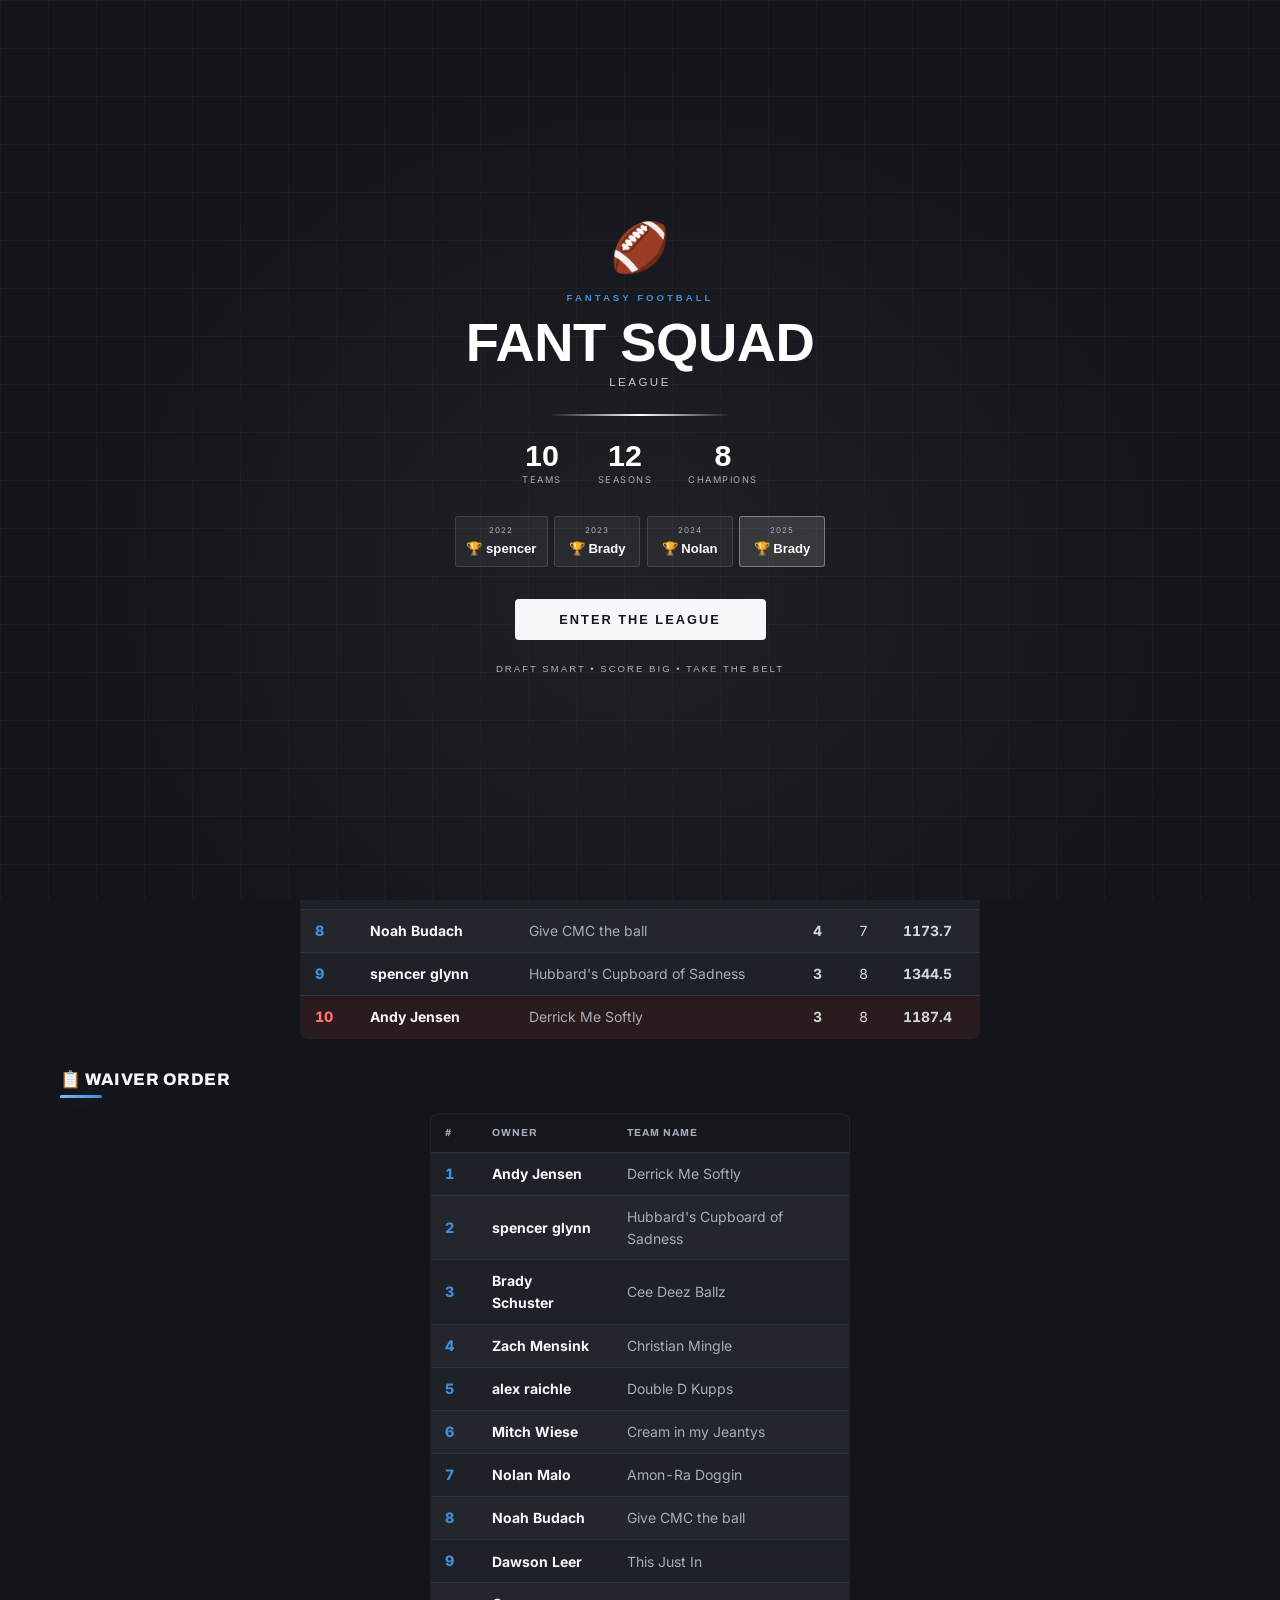
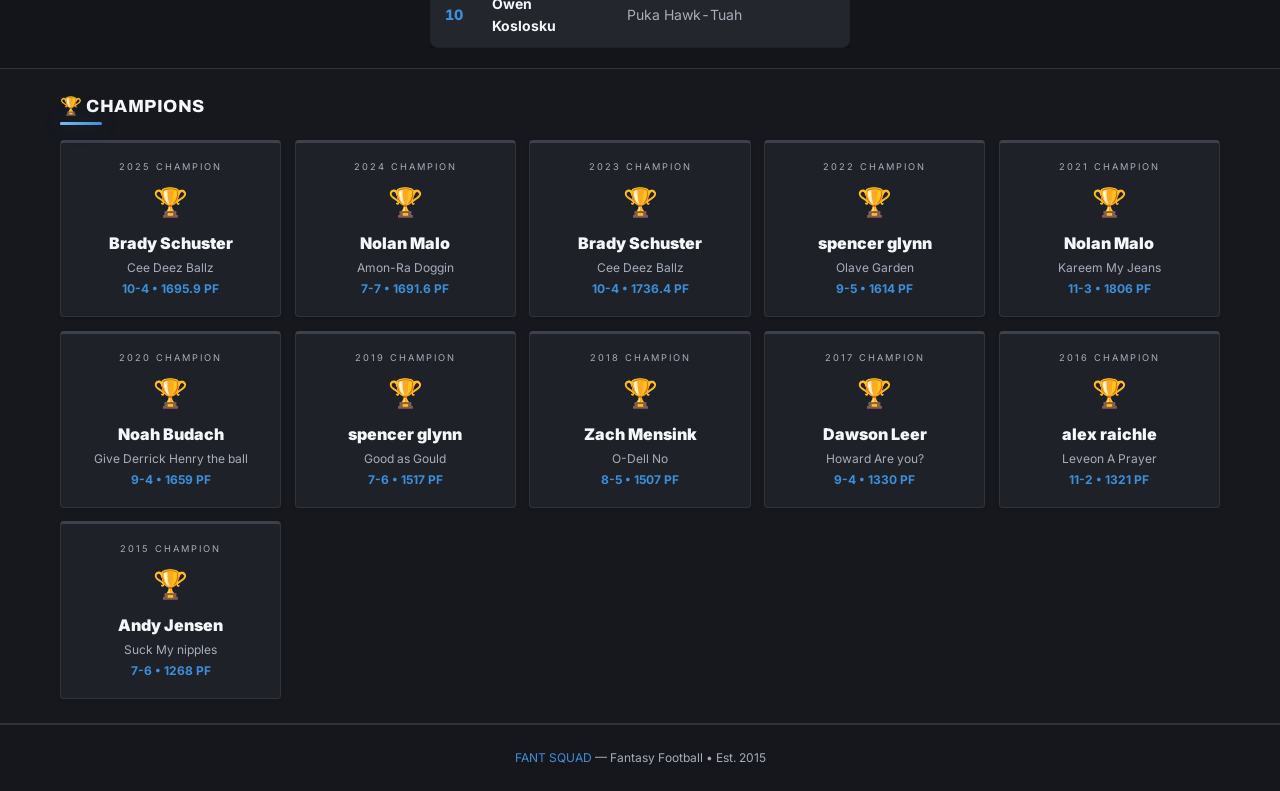
<file: index.html>
<!DOCTYPE html>
<html lang="en">
<head>
  <meta charset="UTF-8">
  <meta name="viewport" content="width=device-width, initial-scale=1.0">
  <title>Fant Squad — Fantasy Football</title>
  <meta http-equiv="refresh" content="0; url=home.html">
  <link rel="canonical" href="home.html">
  <script>window.location.replace('home.html');</script>
  <style>
    body{background:#13151a;color:#e8e8e8;font-family:system-ui,-apple-system,Segoe UI,Roboto,sans-serif;
         display:flex;align-items:center;justify-content:center;height:100vh;margin:0;text-align:center;}
    a{color:#f5f7fa;font-weight:700;text-decoration:none;}
  </style>
</head>
<body>
  <p>Redirecting to <a href="home.html">Fant Squad</a>…</p>
</body>
</html>
</file>
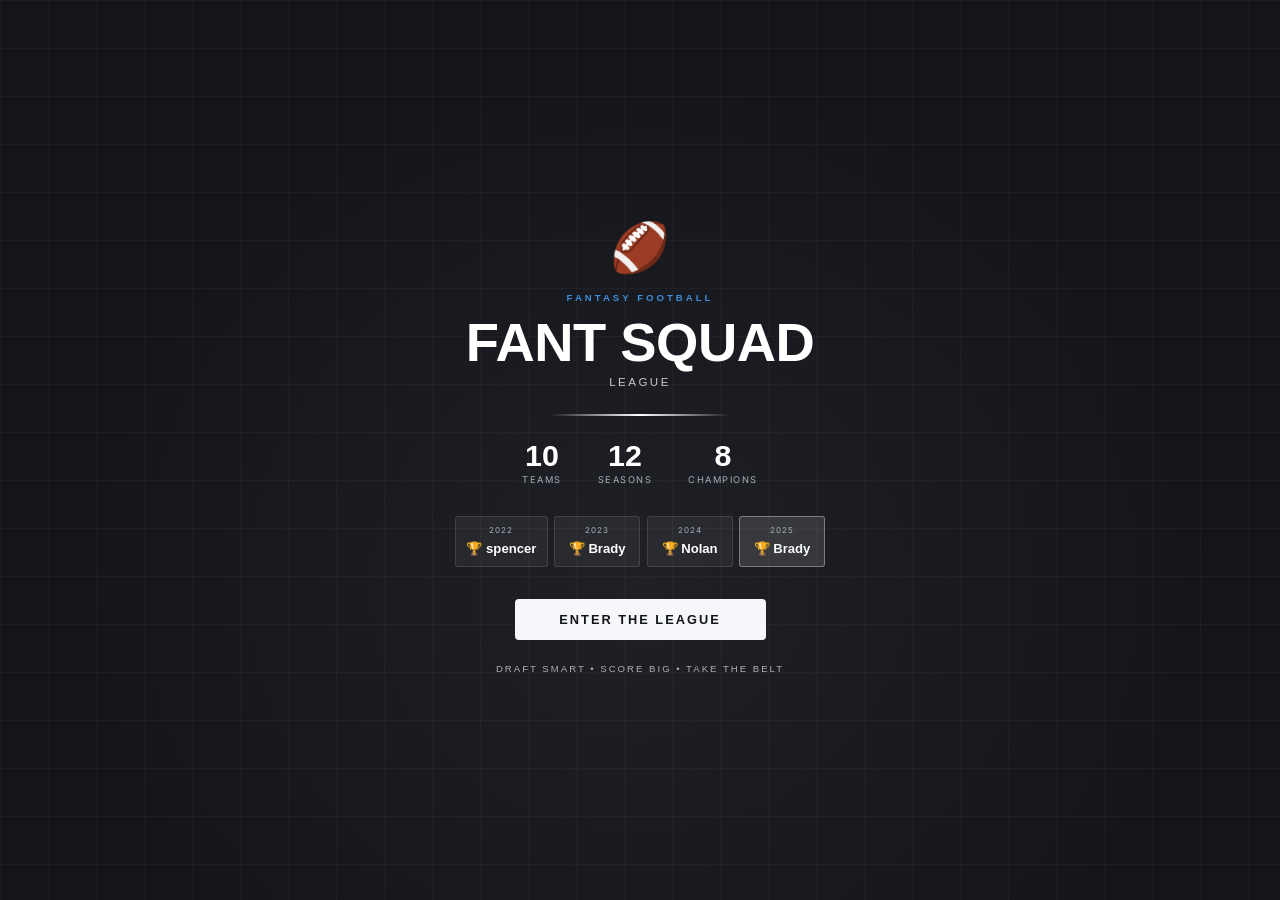
<file: awards.html>
<!DOCTYPE html>
<html lang="en">
<head>
  <meta charset="UTF-8">
  <meta name="viewport" content="width=device-width, initial-scale=1.0">
  <title>Awards — Fant Squad</title>
  <link rel="stylesheet" href="css/style.css?v=1">
  <style>
    .award-card { background:#1e2128;border:1px solid #2f333b;border-top:3px solid #3c414c;border-radius:6px;
      padding:1.3rem 1.4rem;box-shadow:0 1px 4px rgba(0,0,0,0.08); }
    .award-label { font-size:0.62rem;color:#a7aebb;letter-spacing:2px;text-transform:uppercase;font-weight:800;margin-bottom:0.5rem; }
    .award-value { font-size:1.3rem;font-weight:900;color:#f5f7fa;margin-bottom:0.2rem; }
    .award-sub { color:#a7aebb;font-size:0.8rem; }
  </style>
</head>
<body class="polish">

  <nav class="nav">
    <div class="nav-inner">
      <a href="home.html" class="nav-logo" style="display:flex;align-items:center;"><svg width="30" height="34" viewBox="0 0 60 68" style="vertical-align:middle;margin-right:0.4rem;flex-shrink:0;" aria-hidden="true">
        <path d="M30 2 L56 12 V34 C56 50 44 60 30 66 C16 60 4 50 4 34 V12 Z" fill="#0a0a0a" stroke="#3E8ED9" stroke-width="3"/>
        <text x="30" y="42" font-family="Georgia, serif" font-size="28" font-weight="700" fill="#3E8ED9" text-anchor="middle">F</text>
      </svg><span>FANT SQUAD<span class="sub">Fantasy Football League</span></span></a>
      <div class="nav-toggle"><span></span><span></span><span></span></div>
      <div class="nav-links">
        <a href="home.html">Home</a>
        <a href="teams.html">Teams</a>
        <a href="history.html">History</a>
        <a href="awards.html" class="active">Awards</a>
        <a href="matchups.html">Matchups</a>
        <a href="trade-analyzer.html">Trade Analyzer</a>
      </div>
    </div>
  </nav>

  <section class="page-header">
    <h1>LEAGUE <span class="gold">RECORDS</span></h1>
    <p>All-time records, computed fresh from every game ever played.</p>
  </section>

  <section class="section">
    <div id="awards-grid" style="display:grid;grid-template-columns:repeat(auto-fill,minmax(230px,1fr));gap:0.9rem;max-width:900px;margin:0 auto;">
      <p style="color:#a7aebb;text-align:center;">No records yet — run the ESPN sync.</p>
    </div>
  </section>

  <footer class="footer">
    <p><span class="gold">FANT SQUAD</span> &mdash; Fantasy Football &bull; Est. 2015</p>
  </footer>

  <script src="js/site-data.js"></script>
  <script src="js/gate.js"></script>
  <script>
    document.querySelector('.nav-toggle')?.addEventListener('click', () => {
      document.querySelector('.nav-links').classList.toggle('open');
    });

    (function () {
      var d = window.SITE_DATA || {};
      var r = d.records || {};
      var cards = [];

      if (r.best_week) {
        cards.push({ emoji: '🔥', label: 'Highest Single-Week Score', value: r.best_week.points + ' pts',
          sub: r.best_week.owner + ' — Week ' + r.best_week.week + ', ' + r.best_week.season });
      }
      if (r.biggest_blowout) {
        var b = r.biggest_blowout;
        cards.push({ emoji: '💥', label: 'Biggest Blowout', value: b.margin + ' pt margin',
          sub: b.winner + ' ' + b.winner_pts + ' — ' + b.loser + ' ' + b.loser_pts + ' (Wk ' + b.week + ', ' + b.season + ')' });
      }
      if (r.most_career_wins) {
        cards.push({ emoji: '👑', label: 'Career Wins Leader', value: r.most_career_wins.w + '-' + r.most_career_wins.l,
          sub: r.most_career_wins.owner });
      }
      if (r.most_career_pf) {
        cards.push({ emoji: '📊', label: 'Career Points-For Leader', value: r.most_career_pf.pf,
          sub: r.most_career_pf.owner });
      }
      if (d.reigning_champion) {
        cards.push({ emoji: '🏆', label: d.reigning_champion.season + ' Champion', value: d.reigning_champion.owner,
          sub: d.reigning_champion.team + ' \u2022 ' + d.reigning_champion.record });
      }
      if (d.reigning_last_place) {
        cards.push({ emoji: '📉', label: d.reigning_last_place.season + ' Last Place', value: d.reigning_last_place.owner,
          sub: d.reigning_last_place.team + ' \u2022 ' + d.reigning_last_place.record });
      }

      // Playoff wins / winning-seasons leaders from career data
      var career = Object.values(d.career || {});
      if (career.length) {
        var topPlayoff = career.slice().sort(function (a, b) { return b.playoff_wins - a.playoff_wins; })[0];
        if (topPlayoff && topPlayoff.playoff_wins) {
          cards.push({ emoji: '⚔️', label: 'Most Playoff Wins', value: topPlayoff.playoff_wins, sub: topPlayoff.owner });
        }
        var repeats = {};
        (d.champions_timeline || []).forEach(function (c) { repeats[c.owner] = (repeats[c.owner] || 0) + 1; });
        var uniqueChamps = Object.keys(repeats).length;
        var totalTitles = (d.champions_timeline || []).length;
        if (totalTitles) {
          cards.push({ emoji: '🎲', label: 'Parity Check', value: uniqueChamps + ' / ' + totalTitles,
            sub: uniqueChamps + ' different champions in ' + totalTitles + ' seasons' });
        }
      }

      if (cards.length) {
        document.getElementById('awards-grid').innerHTML = cards.map(function (c) {
          return '<div class="award-card"><div class="award-label">' + c.emoji + ' ' + c.label + '</div>' +
            '<div class="award-value">' + c.value + '</div><div class="award-sub">' + c.sub + '</div></div>';
        }).join('');
      }
    })();
  </script>
  <script src="js/polish.js"></script>
</body>
</html>
</file>
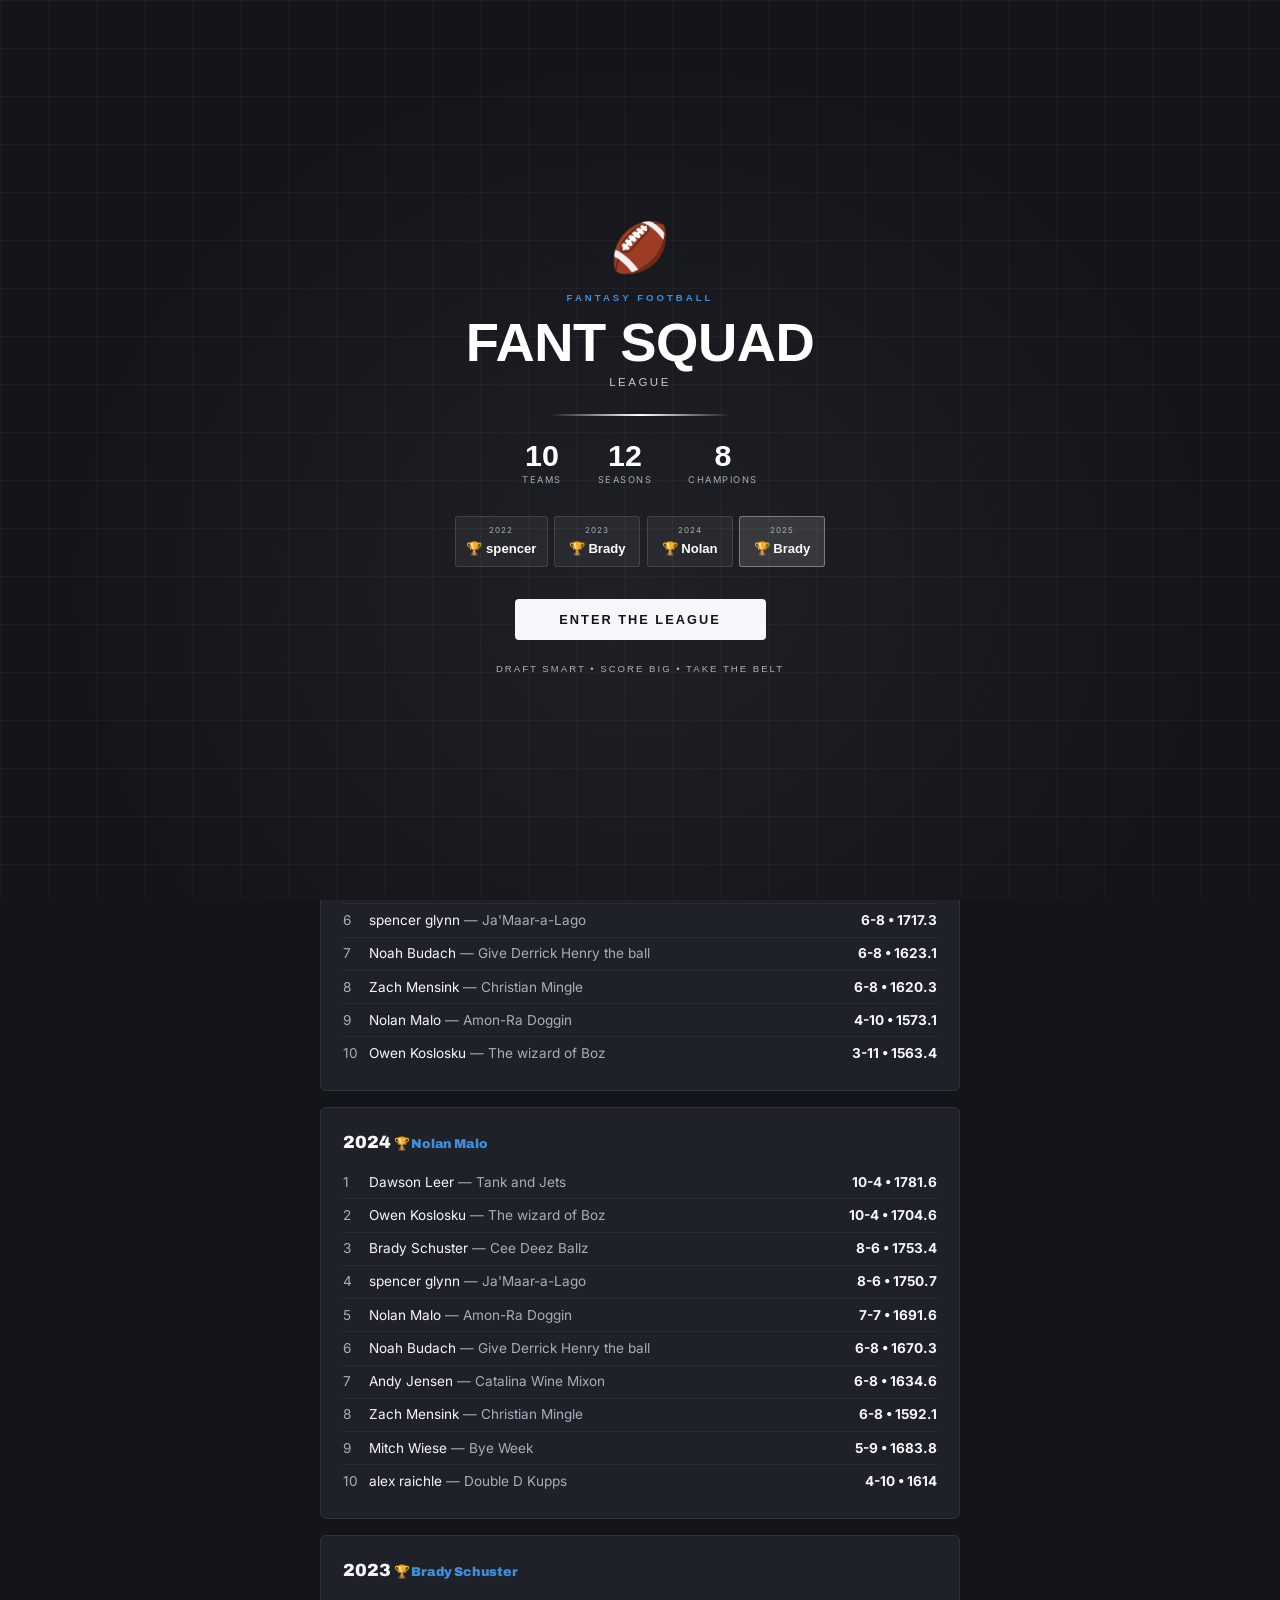
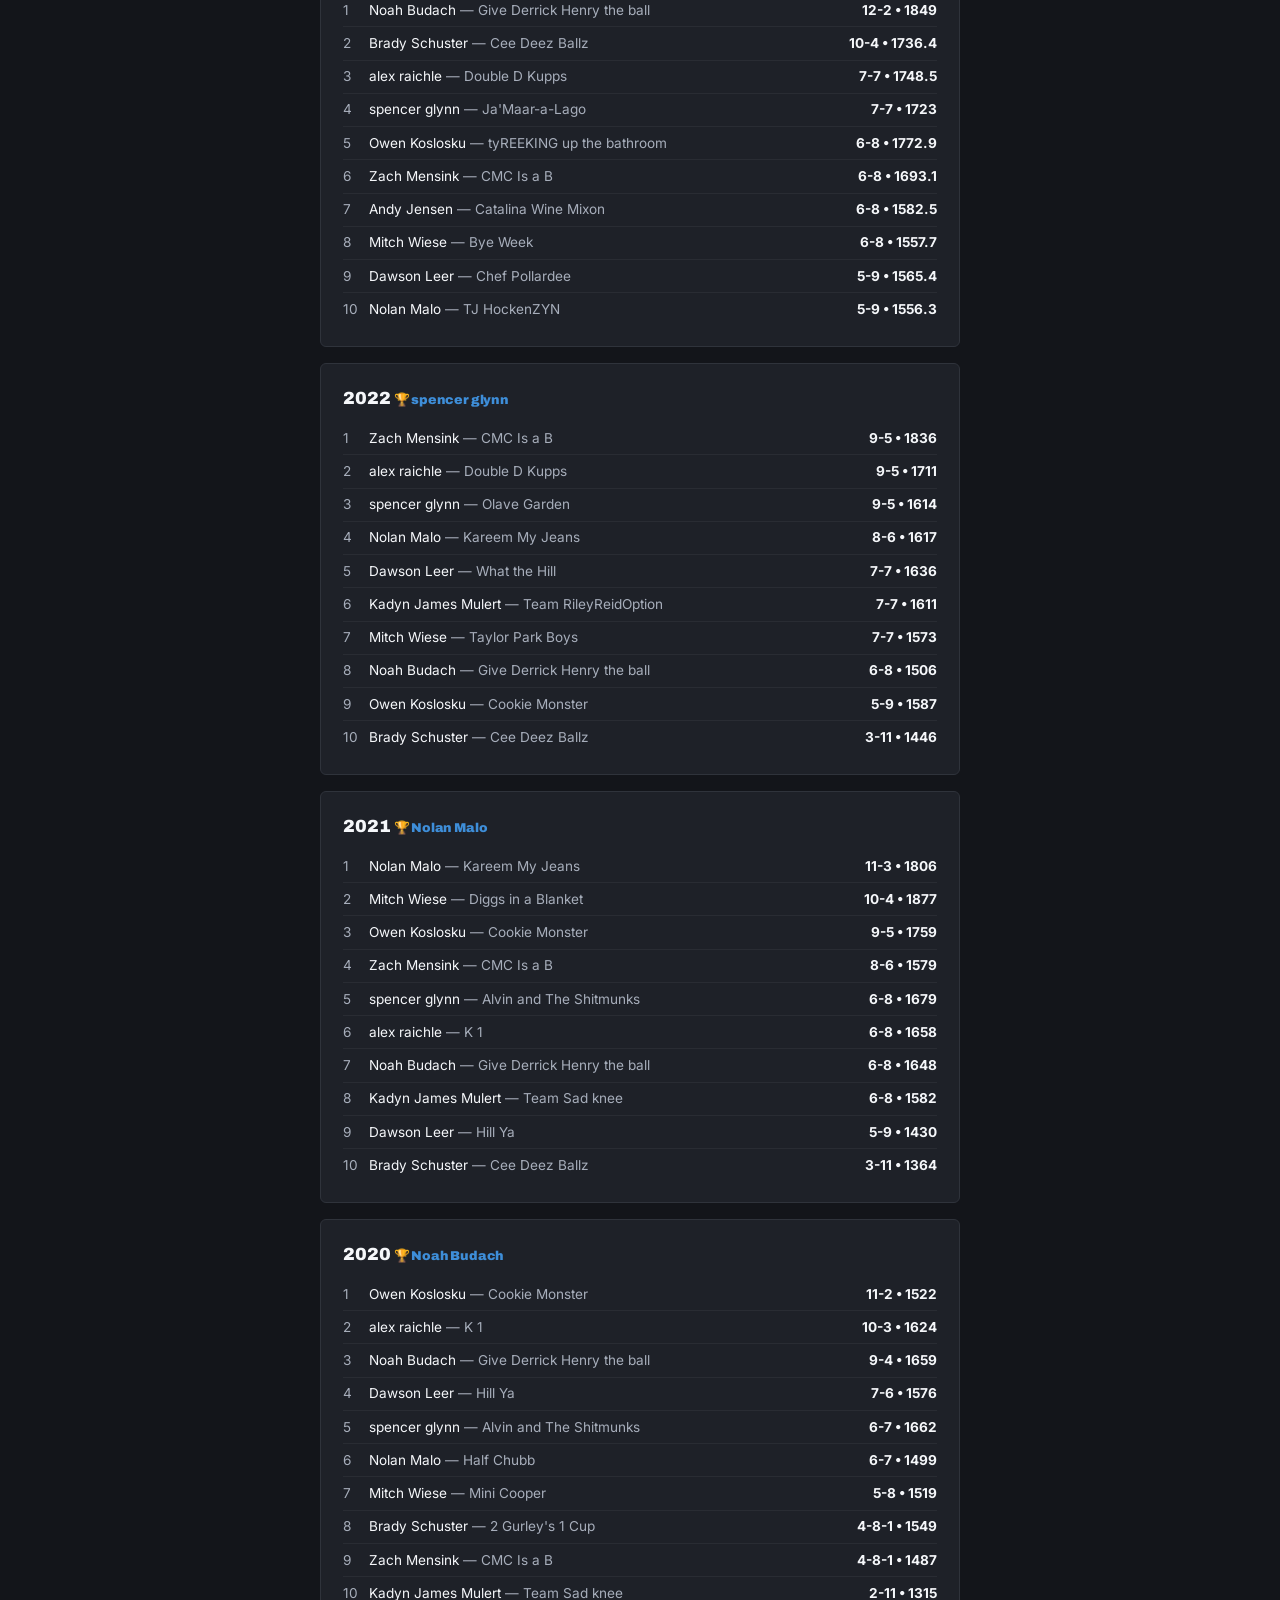
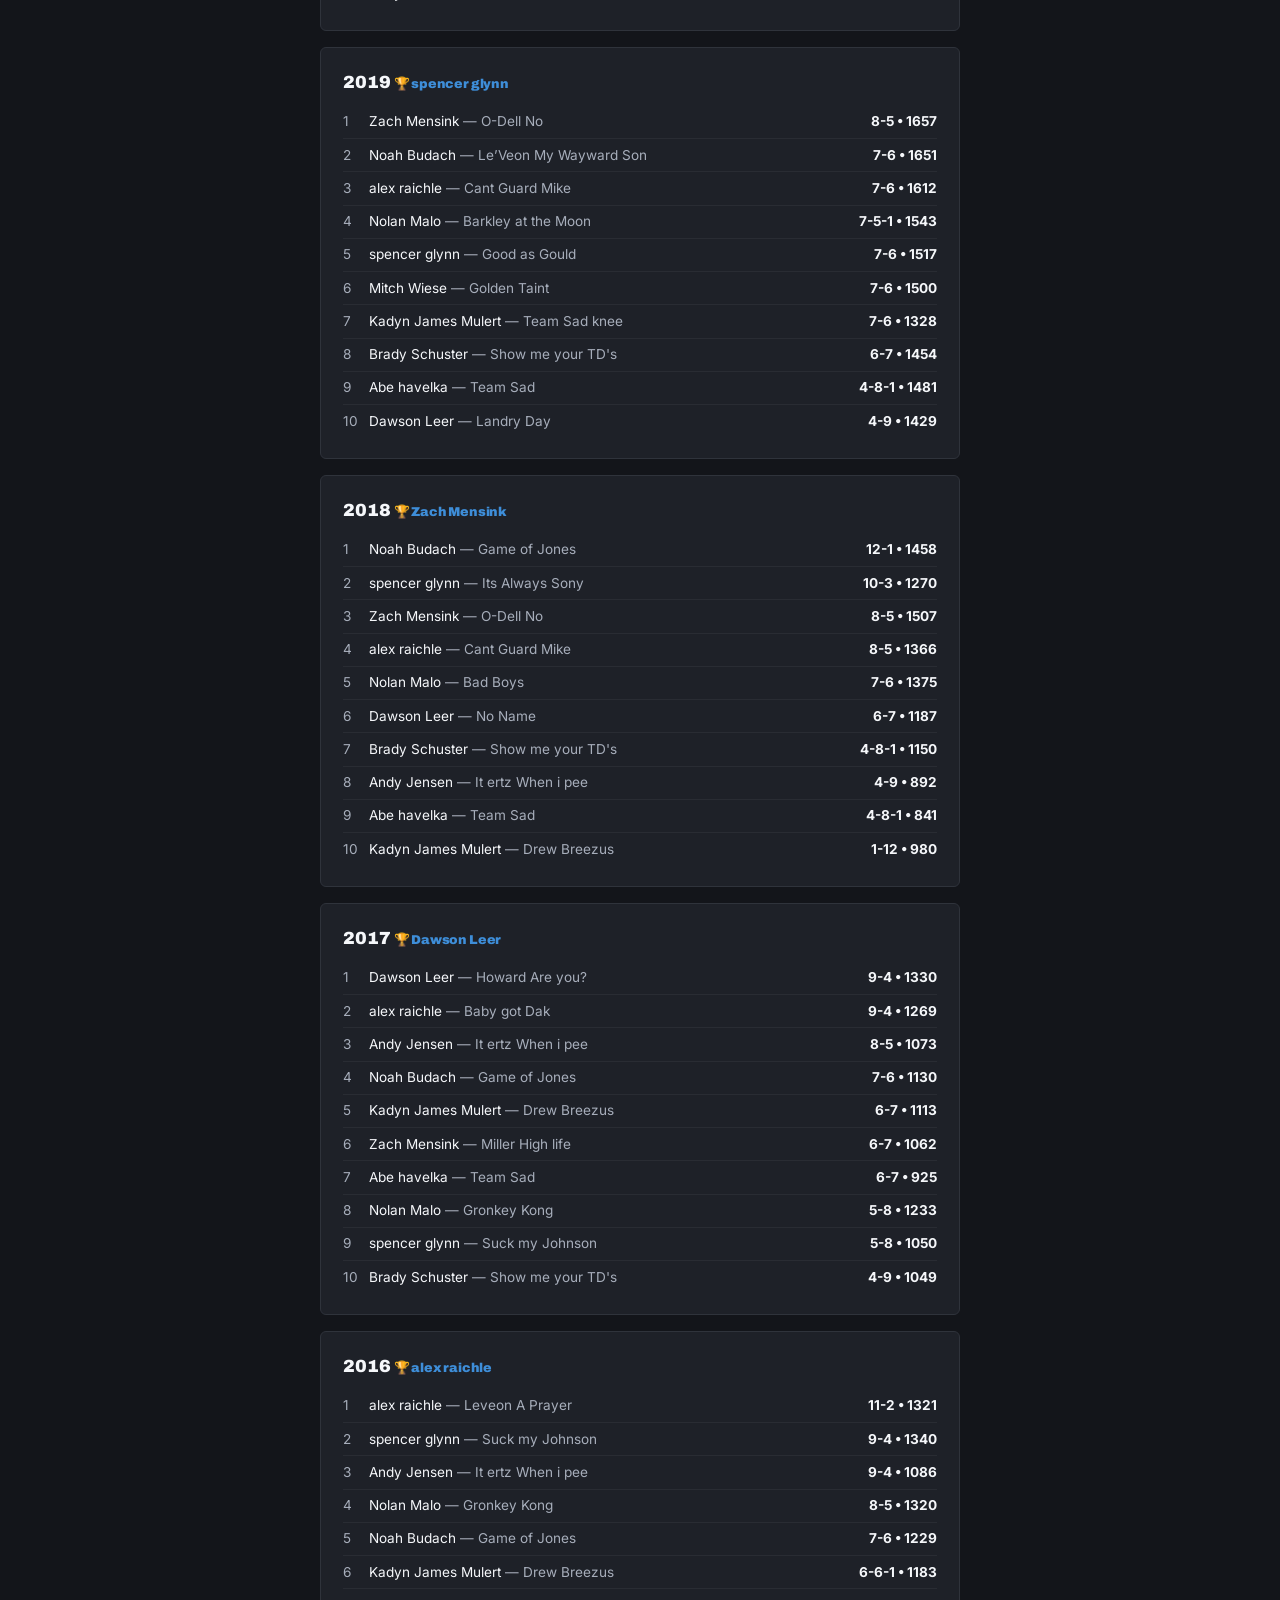
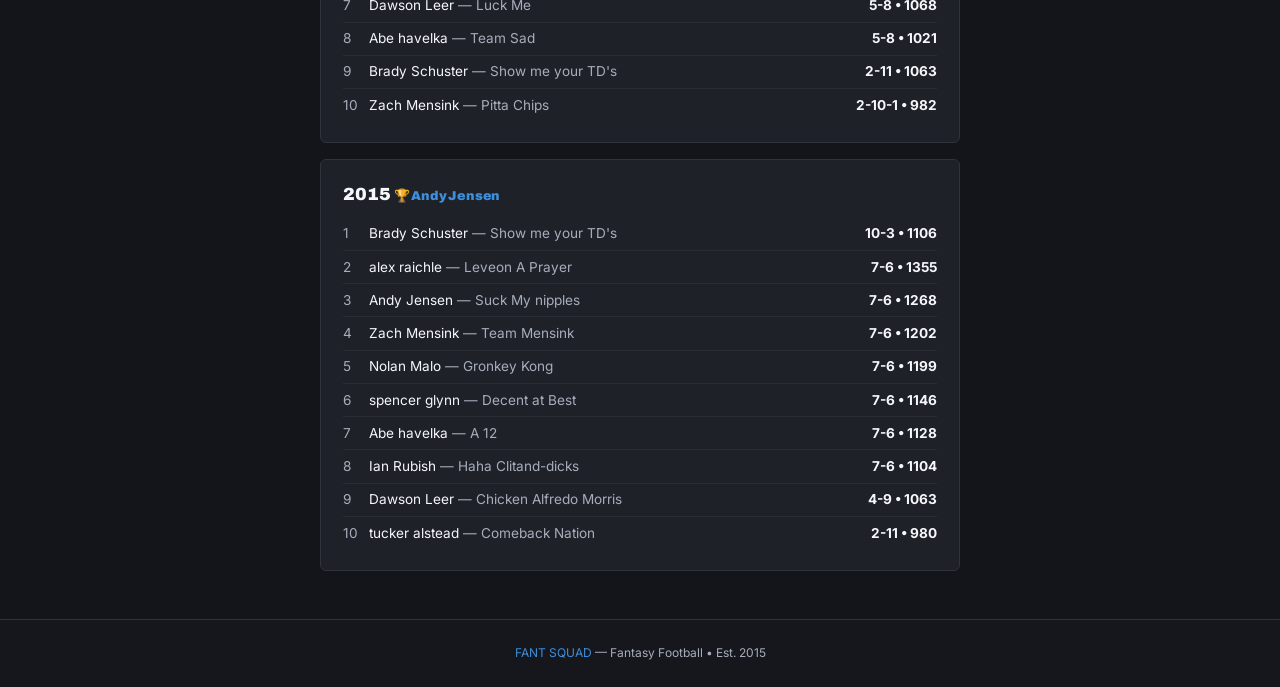
<file: history.html>
<!DOCTYPE html>
<html lang="en">
<head>
  <meta charset="UTF-8">
  <meta name="viewport" content="width=device-width, initial-scale=1.0">
  <title>History — Fant Squad</title>
  <link rel="stylesheet" href="css/style.css?v=1">
  <style>
    .hist-season { background:#1e2128;border:1px solid #2f333b;border-radius:6px;padding:1.3rem 1.4rem;margin-bottom:1rem; }
    .hist-season h3 { font-size:1.1rem;font-weight:900;color:#f5f7fa;margin-bottom:0.6rem; }
    .hist-row { display:flex;justify-content:space-between;padding:0.35rem 0;border-bottom:1px solid rgba(255,255,255,0.05);font-size:0.85rem; }
    .hist-row:last-child { border-bottom:none; }
    .hist-row .rank { color:#a7aebb;width:1.6rem;display:inline-block; }
  </style>
</head>
<body class="polish">

  <nav class="nav">
    <div class="nav-inner">
      <a href="home.html" class="nav-logo" style="display:flex;align-items:center;"><svg width="30" height="34" viewBox="0 0 60 68" style="vertical-align:middle;margin-right:0.4rem;flex-shrink:0;" aria-hidden="true">
        <path d="M30 2 L56 12 V34 C56 50 44 60 30 66 C16 60 4 50 4 34 V12 Z" fill="#0a0a0a" stroke="#3E8ED9" stroke-width="3"/>
        <text x="30" y="42" font-family="Georgia, serif" font-size="28" font-weight="700" fill="#3E8ED9" text-anchor="middle">F</text>
      </svg><span>FANT SQUAD<span class="sub">Fantasy Football League</span></span></a>
      <div class="nav-toggle"><span></span><span></span><span></span></div>
      <div class="nav-links">
        <a href="home.html">Home</a>
        <a href="teams.html">Teams</a>
        <a href="history.html" class="active">History</a>
        <a href="awards.html">Awards</a>
        <a href="matchups.html">Matchups</a>
        <a href="trade-analyzer.html">Trade Analyzer</a>
      </div>
    </div>
  </nav>

  <section class="page-header">
    <h1>LEAGUE <span class="gold">HISTORY</span></h1>
    <p id="history-sub">Every season, straight from ESPN.</p>
  </section>

  <section class="section">
    <div id="history-list" style="max-width:640px;margin:0 auto;">
      <p style="text-align:center;color:#a7aebb;">No history yet — run the ESPN sync.</p>
    </div>
  </section>

  <footer class="footer">
    <p><span class="gold">FANT SQUAD</span> &mdash; Fantasy Football &bull; Est. 2015</p>
  </footer>

  <script src="js/site-data.js"></script>
  <script src="js/gate.js"></script>
  <script>
    document.querySelector('.nav-toggle')?.addEventListener('click', () => {
      document.querySelector('.nav-links').classList.toggle('open');
    });

    (function () {
      var d = window.SITE_DATA || {};
      var champsBySeason = {};
      (d.champions_timeline || []).forEach(function (c) { champsBySeason[c.season] = c; });
      var lastBySeason = {};
      (d.last_place_timeline || []).forEach(function (l) { lastBySeason[l.season] = l; });

      // Build per-season standings by scanning every owner's season list
      var seasons = {};
      Object.keys(d.career || {}).forEach(function (guid) {
        var t = d.career[guid];
        (t.seasons || []).forEach(function (s) {
          seasons[s.season] = seasons[s.season] || [];
          seasons[s.season].push({ owner: t.owner, team: s.team, record: s.record, pf: s.pf });
        });
      });

      var years = Object.keys(seasons).map(Number).sort(function (a, b) { return b - a; });
      if (!years.length) return;

      document.getElementById('history-sub').textContent =
        d.first_season + '–' + d.current_season + ' \u2022 ' + years.length + ' seasons';

      document.getElementById('history-list').innerHTML = years.map(function (y) {
        var rows = seasons[y].slice().sort(function (a, b) {
          var aw = +a.record.split('-')[0], bw = +b.record.split('-')[0];
          if (bw !== aw) return bw - aw;
          return b.pf - a.pf;
        });
        var champ = champsBySeason[y];
        var body = rows.map(function (r, i) {
          return '<div class="hist-row"><span><span class="rank">' + (i + 1) + '</span>' + r.owner +
            ' <span style="color:#a7aebb;">— ' + r.team + '</span></span>' +
            '<span style="font-weight:700;">' + r.record + ' \u2022 ' + r.pf + '</span></div>';
        }).join('');
        return '<div class="hist-season"><h3>' + y + (champ ? ' <span style="color:#3E8ED9;font-size:0.8rem;">🏆 ' + champ.owner + '</span>' : ' <span style="color:#a7aebb;font-size:0.8rem;">in progress</span>') + '</h3>' + body + '</div>';
      }).join('');
    })();
  </script>
  <script src="js/polish.js"></script>
</body>
</html>
</file>
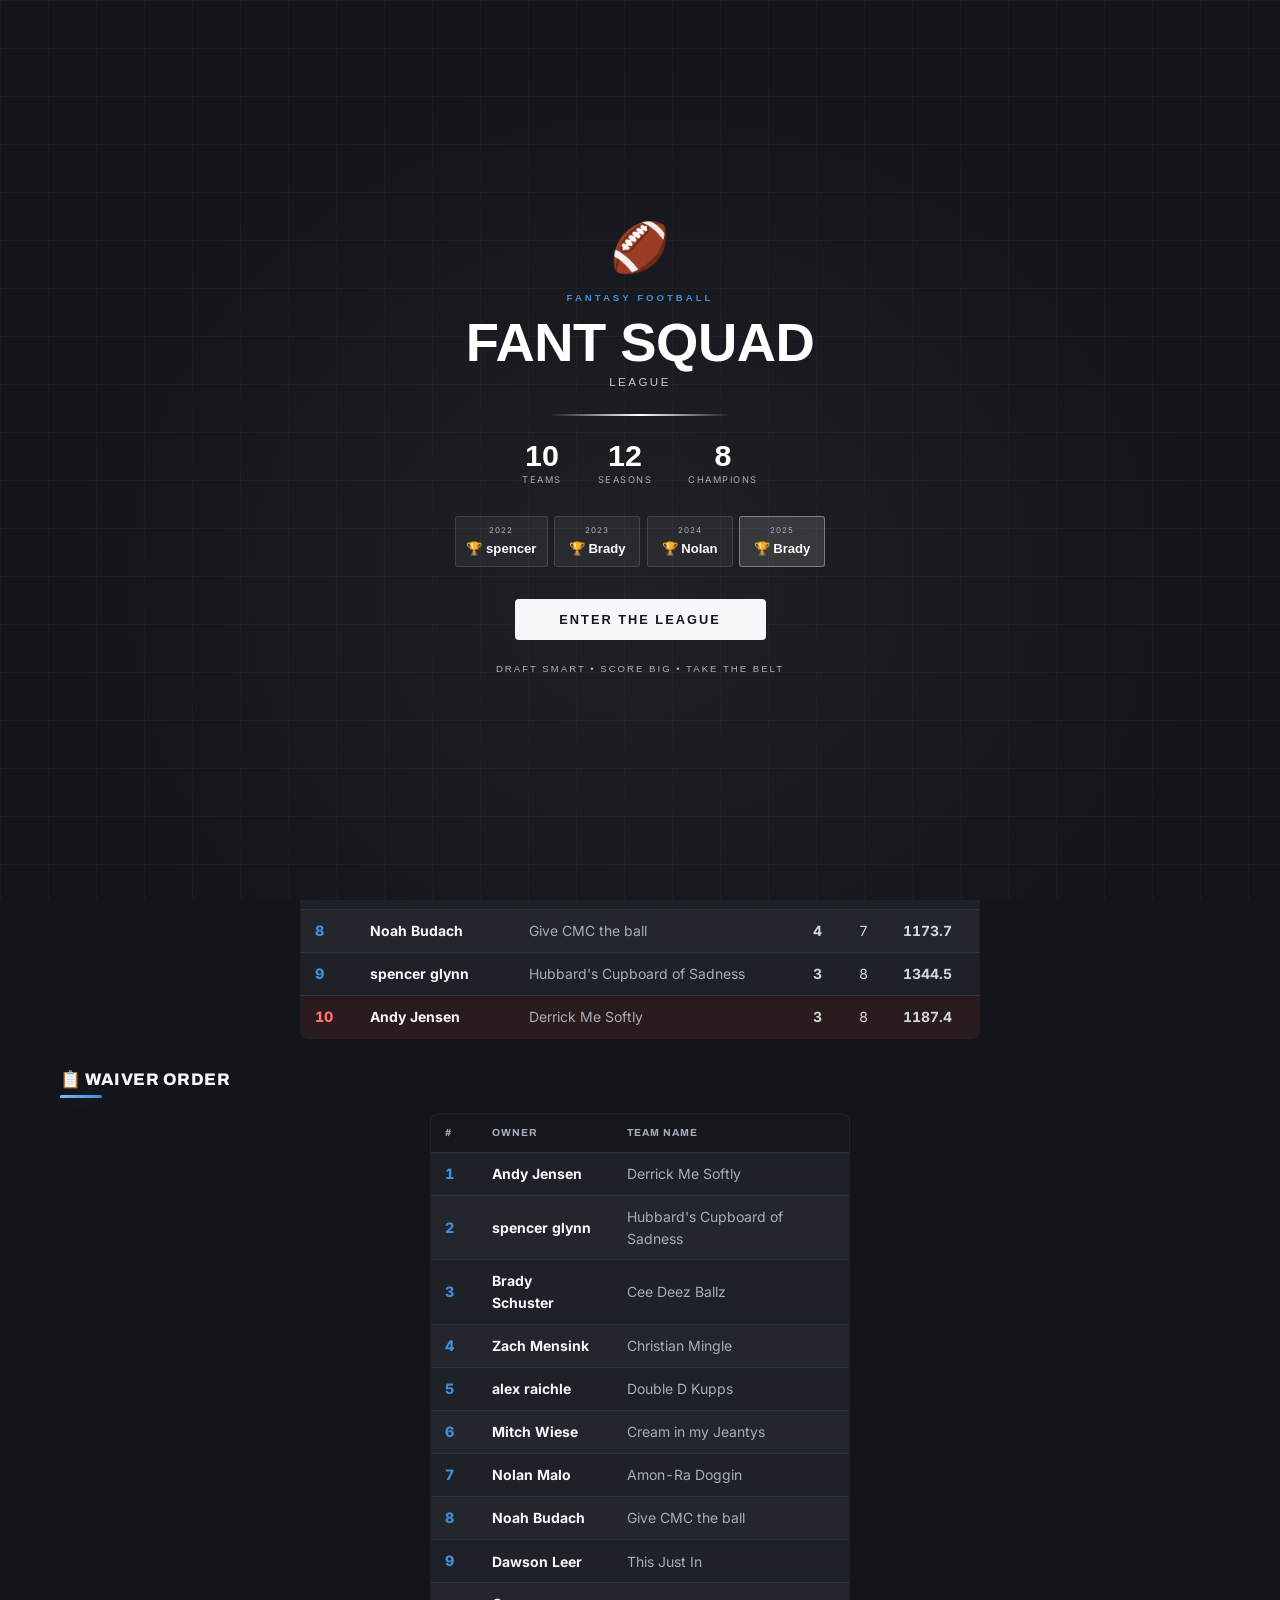
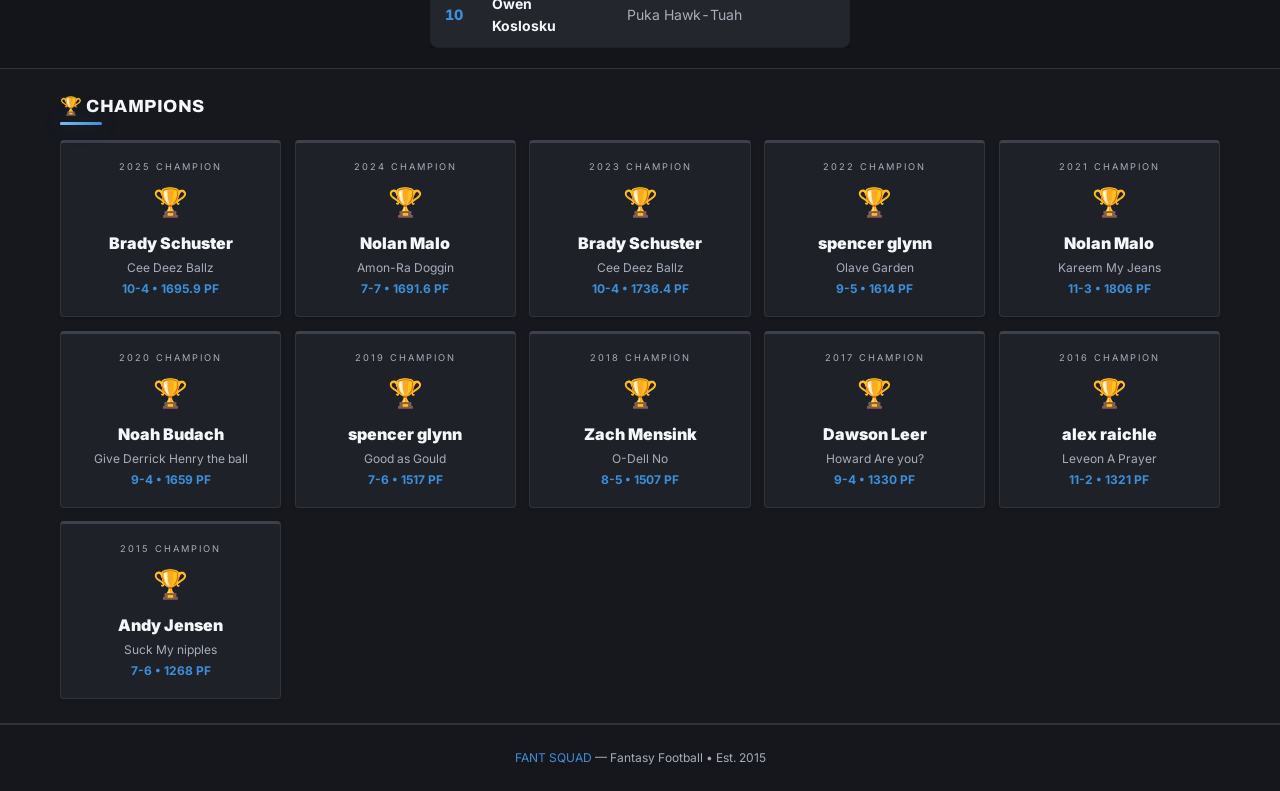
<file: home.html>
<!DOCTYPE html>
<html lang="en">
<head>
  <meta charset="UTF-8">
  <meta name="viewport" content="width=device-width, initial-scale=1.0">
  <title>Fant Squad — Fantasy Football</title>
  <link rel="stylesheet" href="css/style.css?v=1">
</head>
<body class="polish">

  <nav class="nav">
    <div class="nav-inner">
      <a href="home.html" class="nav-logo" style="display:flex;align-items:center;"><svg width="30" height="34" viewBox="0 0 60 68" style="vertical-align:middle;margin-right:0.4rem;flex-shrink:0;" aria-hidden="true">
        <path d="M30 2 L56 12 V34 C56 50 44 60 30 66 C16 60 4 50 4 34 V12 Z" fill="#0a0a0a" stroke="#3E8ED9" stroke-width="3"/>
        <text x="30" y="42" font-family="Georgia, serif" font-size="28" font-weight="700" fill="#3E8ED9" text-anchor="middle">F</text>
      </svg><span>FANT SQUAD<span class="sub">Fantasy Football League</span></span></a>
      <div class="nav-toggle"><span></span><span></span><span></span></div>
      <div class="nav-links">
        <a href="home.html" class="active">Home</a>
        <a href="teams.html">Teams</a>
        <a href="history.html">History</a>
        <a href="awards.html">Awards</a>
        <a href="matchups.html">Matchups</a>
        <a href="trade-analyzer.html">Trade Analyzer</a>
      </div>
    </div>
  </nav>

  <div class="ticker-wrap">
    <div class="ticker-label">Live</div>
    <div class="ticker-track">
      <div class="ticker-inner" id="ticker-inner">
        <span>Loading league data…</span>
      </div>
    </div>
  </div>

  <section class="hero">
    <div style="font-size:0.68rem;color:#3E8ED9;letter-spacing:3px;text-transform:uppercase;margin-bottom:0.5rem;">🏈 Fantasy Football</div>
    <h1><span class="gold">FANT SQUAD</span></h1>
    <p class="hero-subtitle" id="hero-subtitle" style="margin-top:0.3rem;">&nbsp;</p>
  </section>

  <div style="background:#16181d;border-bottom:1px solid #2f333b;">
    <div class="section" style="padding-top:1.25rem;padding-bottom:1.25rem;">
      <div class="hero-cards" id="hero-cards"></div>
    </div>
  </div>

  <section class="section" style="padding-top:1.25rem;padding-bottom:1.25rem;">
    <h2 class="section-title" style="font-size:1.05rem;" id="standings-title">Standings</h2>
    <div class="gold-line"></div>
    <div class="table-scroll" style="overflow-x:auto;max-width:680px;margin:0 auto;">
      <table class="data-table standings-compact" style="font-size:0.78rem;">
        <thead>
          <tr><th>#</th><th>Owner</th><th>Team Name</th><th>W</th><th>L</th><th>PF</th></tr>
        </thead>
        <tbody id="standings-body">
          <tr><td colspan="6" style="text-align:center;color:#a7aebb;padding:1.5rem;">No data yet — run the ESPN sync.</td></tr>
        </tbody>
      </table>
    </div>
  </section>

  <section class="section" id="waiver-section" style="padding-top:0.5rem;padding-bottom:1.25rem;display:none;">
    <h2 class="section-title" style="font-size:1.05rem;">📋 Waiver Order</h2>
    <div class="gold-line"></div>
    <div class="table-scroll" style="overflow-x:auto;max-width:420px;margin:0 auto;">
      <table class="data-table standings-compact" style="font-size:0.78rem;">
        <thead><tr><th>#</th><th>Owner</th><th>Team Name</th></tr></thead>
        <tbody id="waiver-body"></tbody>
      </table>
    </div>
  </section>

  <div style="background:#16181d;border-top:1px solid #2f333b;border-bottom:1px solid #2f333b;">
    <section class="section" style="padding-top:1.5rem;padding-bottom:1.5rem;">
      <h2 class="section-title">🏆 Champions</h2>
      <div class="gold-line"></div>
      <div id="champions-grid" style="display:grid;grid-template-columns:repeat(auto-fill,minmax(210px,1fr));gap:0.85rem;">
        <p style="color:#a7aebb;">No completed seasons yet.</p>
      </div>
    </section>
  </div>

  <footer class="footer">
    <p><span class="gold">FANT SQUAD</span> &mdash; Fantasy Football &bull; Est. 2015</p>
  </footer>

  <script src="js/site-data.js"></script>
  <script src="js/gate.js"></script>
  <script>
    document.querySelector('.nav-toggle')?.addEventListener('click', () => {
      document.querySelector('.nav-links').classList.toggle('open');
    });

    (function render() {
      var d = window.SITE_DATA || {};
      var s = d.standings || [];

      document.getElementById('hero-subtitle').textContent =
        (s.length ? s.length + ' teams' : '') +
        (d.seasons_covered && d.seasons_covered.length ? ' \u2022 ' + d.seasons_covered.length + ' seasons' : '') +
        ' \u2022 Live from ESPN';

      // Ticker
      var ticker = [];
      if (d.reigning_champion) {
        var c = d.reigning_champion;
        ticker.push('🏆 ' + c.season + ' Champion: ' + c.owner + ' — "' + c.team + '" ' + c.record + ', ' + c.pf + ' PF');
      }
      if (d.records && d.records.best_week) {
        var b = d.records.best_week;
        ticker.push('🔥 All-time single-week record: ' + b.owner + ' ' + b.points + ' pts — Week ' + b.week + ', ' + b.season);
      }
      if (d.reigning_last_place) {
        var lp = d.reigning_last_place;
        ticker.push('📉 ' + lp.season + ' last place: ' + lp.owner + ' (' + lp.record + ')');
      }
      if (d.records && d.records.most_career_wins) {
        var mw = d.records.most_career_wins;
        ticker.push('👑 Career wins leader: ' + mw.owner + ' ' + mw.w + '-' + mw.l);
      }
      if (d.generated_at) {
        ticker.push('🔄 Last synced: ' + new Date(d.generated_at).toLocaleString());
      }
      document.getElementById('ticker-inner').innerHTML =
        (ticker.length ? ticker : ['Run the ESPN sync to populate this site.']).map(function (t) {
          return '<span>' + t + '</span>';
        }).join('');

      // Champion / last-place cards
      var cardsHtml = '';
      if (d.reigning_champion) {
        var c = d.reigning_champion;
        cardsHtml += '<div class="lift hero-card" style="background:#1e2128;border:1px solid #2f333b;border-left:5px solid #3c414c;border-radius:6px;padding:1.4rem 1.5rem;box-shadow:0 2px 10px rgba(0,0,0,0.10);display:flex;align-items:center;gap:1.1rem;">' +
          '<div class="hero-card-emoji" style="font-size:3.4rem;line-height:1;flex-shrink:0;">🏆</div><div>' +
          '<div style="font-size:0.62rem;color:#3E8ED9;letter-spacing:2px;text-transform:uppercase;font-weight:800;margin-bottom:0.5rem;">Reigning Champion</div>' +
          '<div style="font-size:1.35rem;font-weight:900;color:#f5f7fa;margin-bottom:0.15rem;">' + c.owner + '</div>' +
          '<div style="color:#f5f7fa;font-size:0.85rem;font-style:italic;font-weight:600;margin-bottom:0.2rem;">"' + c.team + '"</div>' +
          '<div style="color:#a7aebb;font-size:0.8rem;">' + c.record + ' \u2022 ' + c.pf + ' PF \u2022 ' + c.season + ' Season Champion</div>' +
          '</div></div>';
      }
      if (d.reigning_last_place) {
        var lp = d.reigning_last_place;
        cardsHtml += '<div class="lift hero-card" style="background:#1e2128;border:1px solid #2f333b;border-left:5px solid #ff6b70;border-radius:6px;padding:1.4rem 1.5rem;box-shadow:0 2px 10px rgba(0,0,0,0.10);display:flex;align-items:center;gap:1.1rem;">' +
          '<div class="hero-card-emoji" style="font-size:3.4rem;line-height:1;flex-shrink:0;">🚽</div><div>' +
          '<div style="font-size:0.62rem;color:#ff6b70;letter-spacing:2px;text-transform:uppercase;font-weight:800;margin-bottom:0.5rem;">Last Place</div>' +
          '<div style="font-size:1.35rem;font-weight:900;color:#f5f7fa;margin-bottom:0.15rem;">' + lp.owner + '</div>' +
          '<div style="color:#ff6b70;font-size:0.85rem;font-style:italic;font-weight:600;margin-bottom:0.2rem;">"' + lp.team + '"</div>' +
          '<div style="color:#a7aebb;font-size:0.8rem;">' + lp.record + ' \u2022 ' + lp.pf + ' PF \u2022 ' + lp.season + ' Season</div>' +
          '</div></div>';
      }
      if (cardsHtml) document.getElementById('hero-cards').innerHTML = cardsHtml;

      // Standings
      document.getElementById('standings-title').textContent = (d.current_season || '') + ' Standings';
      if (s.length) {
        document.getElementById('standings-body').innerHTML = s.map(function (t, i) {
          var rank = i + 1;
          var rowStyle = rank === 1 ? ' style="background:#0f2436;"' : (rank === s.length ? ' style="background:#2a1b1c;"' : '');
          var numStyle = rank === s.length ? ' style="color:#ff6b70;"' : '';
          var href = 'teams.html?owner=' + encodeURIComponent(t.guid || '');
          return '<tr' + rowStyle + '><td><span class="rank-num"' + numStyle + '>' + rank + '</span></td>' +
            '<td><a href="' + href + '" class="standings-link" style="font-weight:700;color:#f5f7fa;">' + t.owner + '</a></td>' +
            '<td><a href="' + href + '" class="standings-link" style="color:#a7aebb;">' + t.name + '</a></td>' +
            '<td style="font-weight:700;">' + t.record.split('-')[0] + '</td>' +
            '<td>' + (t.record.split('-')[1] || 0) + '</td>' +
            '<td style="font-weight:700;">' + t.pf + '</td></tr>';
        }).join('');
      }

      // Waiver order
      var waivers = d.waiver_order || [];
      if (waivers.length) {
        document.getElementById('waiver-section').style.display = 'block';
        document.getElementById('waiver-body').innerHTML = waivers.map(function (w, i) {
          return '<tr><td><span class="rank-num">' + (i + 1) + '</span></td>' +
            '<td style="font-weight:700;color:#f5f7fa;">' + w.owner + '</td>' +
            '<td style="color:#a7aebb;">' + w.team + '</td></tr>';
        }).join('');
      }

      // Champions grid
      var champs = (d.champions_timeline || []).slice().reverse();
      if (champs.length) {
        document.getElementById('champions-grid').innerHTML = champs.map(function (c) {
          return '<div class="lift" style="background:#1e2128;border:1px solid #2f333b;border-top:3px solid #3c414c;border-radius:4px;padding:1.1rem;text-align:center;box-shadow:0 1px 4px rgba(0,0,0,0.08);">' +
            '<div style="font-size:0.58rem;color:#a7aebb;letter-spacing:2px;text-transform:uppercase;margin-bottom:0.4rem;">' + c.season + ' Champion</div>' +
            '<div style="font-size:1.75rem;margin-bottom:0.4rem;">🏆</div>' +
            '<div style="font-size:1rem;font-weight:900;color:#f5f7fa;">' + c.owner + '</div>' +
            '<div style="color:#a7aebb;font-size:0.75rem;margin-top:0.2rem;">' + c.team + '</div>' +
            '<div style="color:#3E8ED9;font-size:0.75rem;font-weight:700;margin-top:0.15rem;">' + c.record + ' \u2022 ' + c.pf + ' PF</div></div>';
        }).join('');
      }
    })();
  </script>
  <script src="js/polish.js"></script>
</body>
</html>
</file>
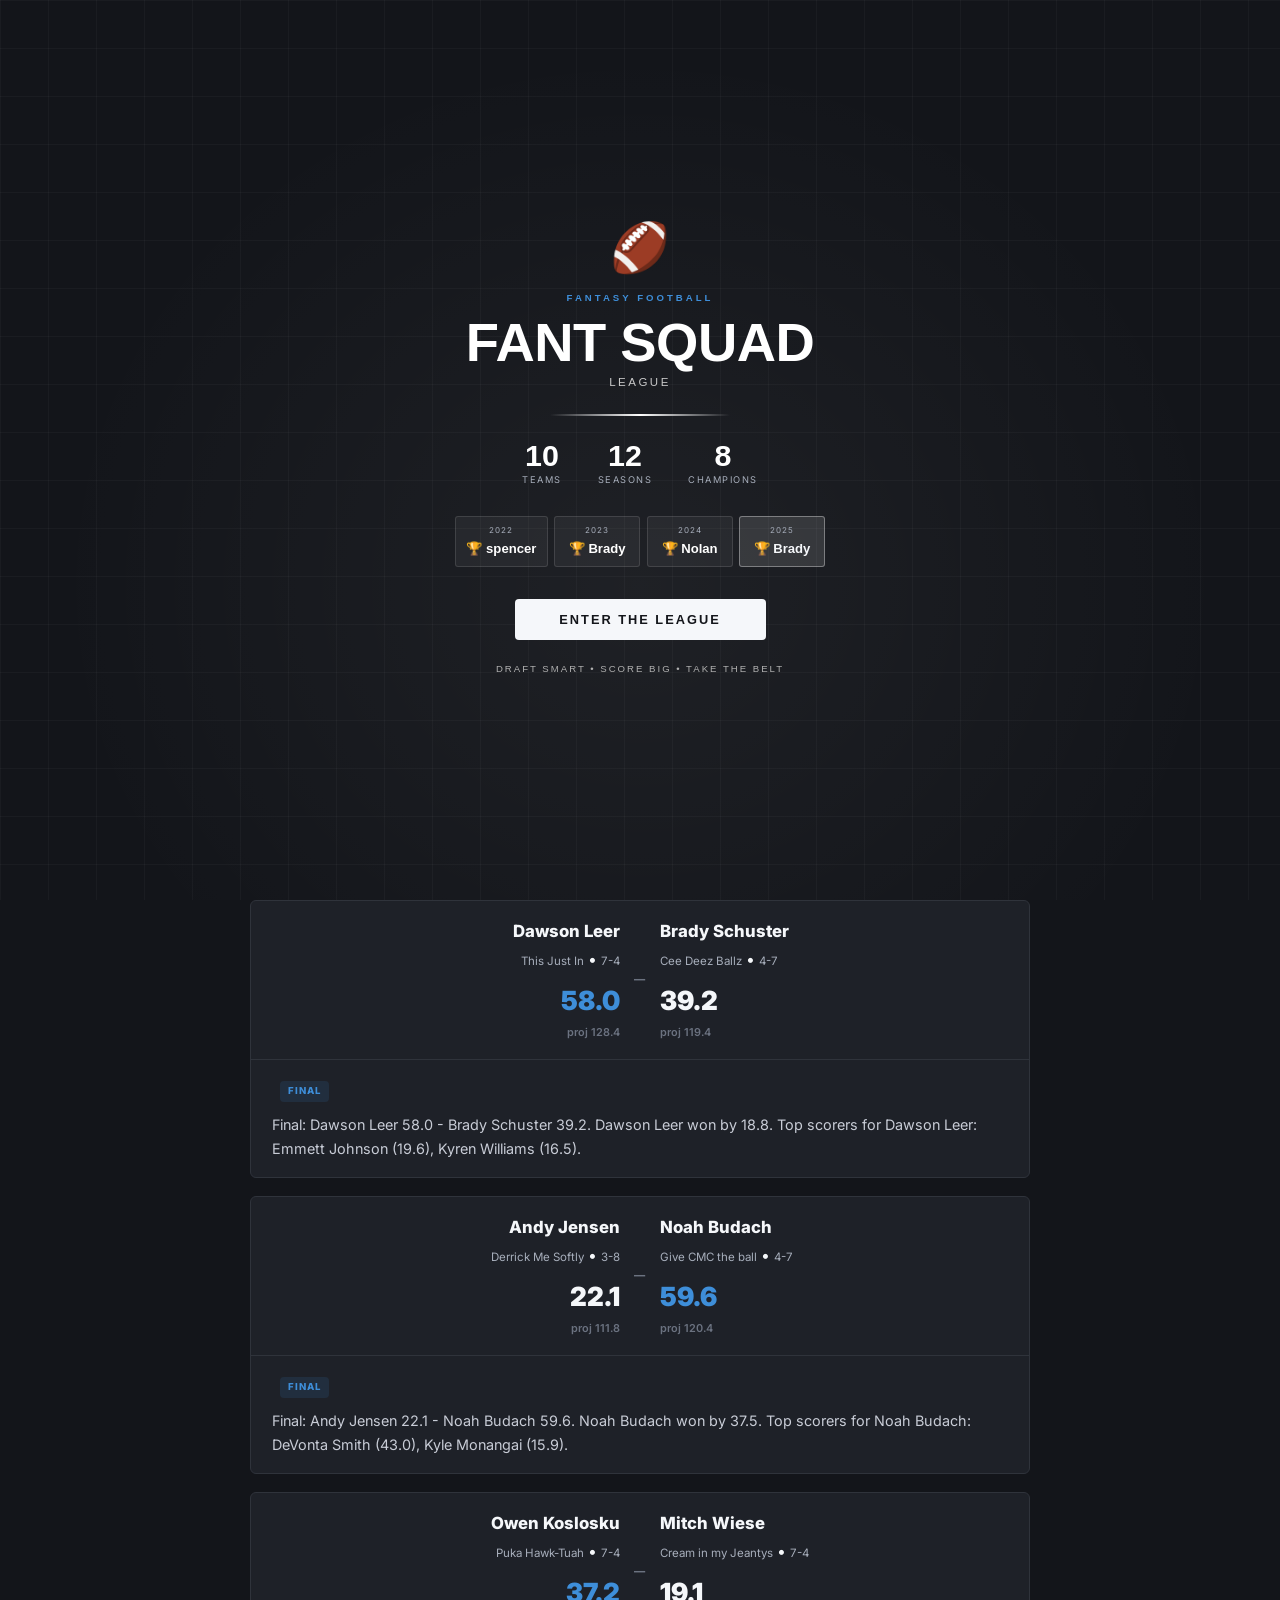
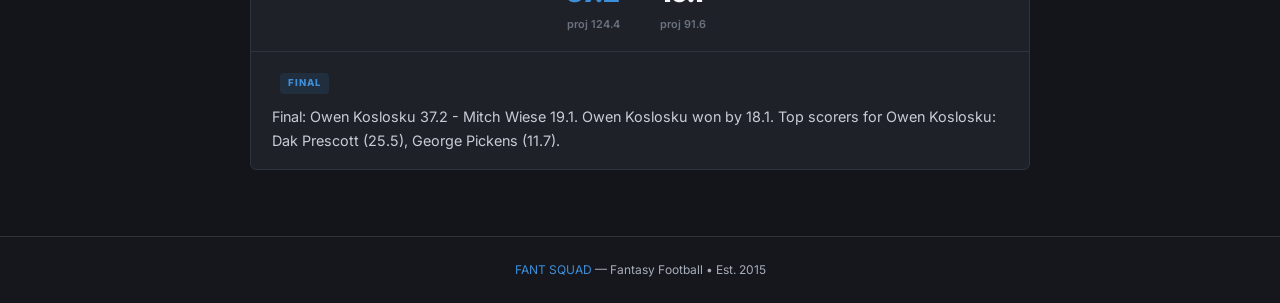
<file: matchups.html>
<!DOCTYPE html>
<html lang="en">
<head>
  <meta charset="UTF-8">
  <meta name="viewport" content="width=device-width, initial-scale=1.0">
  <title>Matchups — Fant Squad</title>
  <link rel="stylesheet" href="css/style.css?v=1">
  <style>
    .mx-wrap{max-width:820px;margin:0 auto;padding:0 1.25rem 3rem}
    .mx-card{background:#1e2128;border:1px solid #2f333b;border-radius:6px;margin-bottom:1.1rem;overflow:hidden}
    .mx-score{display:grid;grid-template-columns:1fr auto 1fr;align-items:center;gap:.5rem;padding:1.1rem 1.3rem;border-bottom:1px solid #2f333b}
    .mx-team{display:flex;flex-direction:column;gap:.15rem}
    .mx-team.away{text-align:right;align-items:flex-end}
    .mx-owner{font-weight:800;font-size:1.05rem;color:#f5f7fa}
    .mx-sub{font-size:.72rem;color:#a7aebb}
    .mx-link{text-decoration:none;transition:all 0.18s ease}
    .mx-link:hover .mx-owner{color:#3E8ED9}
    .mx-link:hover .mx-sub{color:#3E8ED9}
    .mx-pts{font-weight:900;font-size:1.65rem;color:#f5f7fa;margin-top:.35rem}
    .mx-pts.win{color:#3E8ED9}
    .mx-proj-sub{font-size:.68rem;color:#6b7280;margin-top:.1rem;font-weight:600}
    .mx-vs{font-weight:800;font-size:.7rem;color:#6b7280;letter-spacing:.1em;padding:0 .4rem;text-align:center}
    .mx-body{padding:1.1rem 1.3rem}
    .mx-body p{color:#c8ccd6;font-size:.9rem;line-height:1.6;margin:0}
    .mx-badge{display:inline-block;font-size:.6rem;font-weight:800;letter-spacing:.1em;text-transform:uppercase;
      padding:.2rem .5rem;border-radius:4px;background:rgba(62, 142, 217,0.12);color:#3E8ED9;margin-left:.5rem;vertical-align:middle}
    .mx-extra{padding:0 1.3rem 1.2rem;display:grid;grid-template-columns:1fr 1fr;gap:1rem}
    @media (max-width:560px){.mx-extra{grid-template-columns:1fr}}
    .mx-form{background:#181a1f;border:1px solid #2f333b;border-radius:6px;padding:.8rem .9rem}
    .mx-form-title{font-size:.6rem;color:#a7aebb;letter-spacing:.1em;text-transform:uppercase;font-weight:800;margin-bottom:.45rem}
    .mx-form-line{font-size:.82rem;color:#e8e8e8}
    .mx-trend-up{color:#3E8ED9}
    .mx-trend-down{color:#ff6b70}
    .mx-trend-steady{color:#a7aebb}
    .mx-watch{background:#181a1f;border:1px solid #2f333b;border-radius:6px;padding:.8rem .9rem}
    .mx-watch-row{display:flex;justify-content:space-between;font-size:.82rem;padding:.25rem 0;border-bottom:1px solid rgba(255,255,255,0.05)}
    .mx-watch-row:last-child{border-bottom:none}
    .mx-watch-name{color:#f5f7fa;font-weight:700}
    .mx-watch-meta{color:#a7aebb;font-size:.72rem}
    .mx-watch-proj{color:#3E8ED9;font-weight:800}
    .mx-injury{color:#ff6b70;font-weight:800;font-size:.65rem;margin-left:.3rem;vertical-align:middle}
    .mx-story{padding:0 1.3rem 1rem;display:flex;flex-wrap:wrap;gap:.4rem}
    .mx-chip{font-size:.72rem;font-weight:700;padding:.3rem .65rem;border-radius:20px;
      background:rgba(255,255,255,0.05);border:1px solid #2f333b;color:#c8ccd6}
    .mx-chip.hot{background:rgba(255,107,112,0.1);border-color:rgba(255,107,112,0.3);color:#ff8a8e}
    .mx-facts{background:#181a1f;border:1px solid #2f333b;border-radius:6px;padding:.8rem .9rem;grid-column:1 / -1}
    .mx-fact-row{font-size:.82rem;color:#e8e8e8;padding:.2rem 0;display:flex;gap:.5rem}
    .mx-fact-row:before{content:"\2728";flex-shrink:0}
    .mx-edges{background:#181a1f;border:1px solid #2f333b;border-radius:6px;padding:.8rem .9rem}
    .mx-edge-row{display:grid;grid-template-columns:2.6rem 1fr 2.6rem;align-items:center;gap:.5rem;
      font-size:.78rem;padding:.2rem 0}
    .mx-edge-bar{height:6px;border-radius:3px;background:#2f333b;overflow:hidden;position:relative}
    .mx-edge-fill{position:absolute;top:0;bottom:0;background:#3E8ED9}
    select#week-select {
      background:#1e2128;color:#f5f7fa;border:2px solid #2f333b;padding:0.6rem 1.2rem;border-radius:4px;
      font-weight:700;min-width:180px;cursor:pointer;
    }
  </style>
</head>
<body class="polish">

  <nav class="nav">
    <div class="nav-inner">
      <a href="home.html" class="nav-logo" style="display:flex;align-items:center;"><svg width="30" height="34" viewBox="0 0 60 68" style="vertical-align:middle;margin-right:0.4rem;flex-shrink:0;" aria-hidden="true">
        <path d="M30 2 L56 12 V34 C56 50 44 60 30 66 C16 60 4 50 4 34 V12 Z" fill="#0a0a0a" stroke="#3E8ED9" stroke-width="3"/>
        <text x="30" y="42" font-family="Georgia, serif" font-size="28" font-weight="700" fill="#3E8ED9" text-anchor="middle">F</text>
      </svg><span>FANT SQUAD<span class="sub">Fantasy Football League</span></span></a>
      <div class="nav-toggle"><span></span><span></span><span></span></div>
      <div class="nav-links">
        <a href="home.html">Home</a>
        <a href="teams.html">Teams</a>
        <a href="history.html">History</a>
        <a href="awards.html">Awards</a>
        <a href="matchups.html" class="active">Matchups</a>
        <a href="trade-analyzer.html">Trade Analyzer</a>
      </div>
    </div>
  </nav>

  <section class="page-header">
    <h1>MATCHUP <span class="gold">CENTRAL</span></h1>
    <p id="mx-season-label">&nbsp;</p>
  </section>

  <div class="mx-wrap" style="padding-top:1.5rem;">
    <div style="text-align:center;margin-bottom:1.5rem;">
      <select id="week-select" onchange="showWeek(this.value)"></select>
    </div>
    <div id="mx-cards"><p style="text-align:center;color:#a7aebb;">No matchup data yet — run the ESPN sync.</p></div>
  </div>

  <footer class="footer">
    <p><span class="gold">FANT SQUAD</span> &mdash; Fantasy Football &bull; Est. 2015</p>
  </footer>

  <script src="js/site-data.js"></script>
  <script src="js/matchups-data.js"></script>
  <script src="js/gate.js"></script>
  <script>
    document.querySelector('.nav-toggle')?.addEventListener('click', () => {
      document.querySelector('.nav-links').classList.toggle('open');
    });

    var MD = window.MATCHUPS_DATA || { weeks: {} };
    var weeks = Object.keys(MD.weeks || {}).map(Number).sort(function (a, b) { return a - b; });

    document.getElementById('mx-season-label').textContent = MD.season ? (MD.season + ' season') : '';

    if (weeks.length) {
      var sel = document.getElementById('week-select');
      weeks.forEach(function (w) {
        var opt = document.createElement('option');
        opt.value = w; opt.textContent = 'Week ' + w;
        if (w === MD.current_week) opt.selected = true;
        sel.appendChild(opt);
      });
      showWeek(MD.current_week && MD.weeks[MD.current_week] ? MD.current_week : weeks[weeks.length - 1]);
    }

    function formLine(label, form) {
      if (!form) return '<div class="mx-form-line" style="color:#6b7280;">' + label + ': no games yet</div>';
      var trendClass = 'mx-trend-' + form.trend;
      var trendLabel = form.trend === 'up' ? '\u2191 trending up' : (form.trend === 'down' ? '\u2193 trending down' : '\u2192 steady');
      return '<div class="mx-form-line"><strong>' + label + '</strong>: ' + form.record_last_n +
        ' last ' + form.games_considered + ', ' + form.recent_avg + ' ppg ' +
        '(' + form.season_avg + ' szn avg) <span class="' + trendClass + '">' + trendLabel + '</span>' +
        (form.streak >= 2 ? ' \u2022 ' + form.streak + '-game ' + (form.streak_type === 'W' ? 'win streak \ud83d\udd25' : 'skid \u2744\ufe0f') : '') +
        '</div>';
    }

    function watchList(players) {
      if (!players || !players.length) return '';
      return players.map(function (p) {
        return '<div class="mx-watch-row"><span><span class="mx-watch-name">' + p.name +
          (p.injury ? '<span class="mx-injury">' + p.injury.slice(0, 1) + '</span>' : '') + '</span> ' +
          '<span class="mx-watch-meta">' + p.pos + ' \u2022 ' + p.pro + ' \u2022 ' + p.owner + '</span></span>' +
          '<span class="mx-watch-proj">' + p.proj + '</span></div>';
      }).join('');
    }

    function edgeRows(edges) {
      if (!edges || !edges.length) return '';
      return edges.map(function (e) {
        var total = e.home_proj + e.away_proj;
        var homePct = total > 0 ? Math.round(100 * e.home_proj / total) : 50;
        var color = e.edge === 'home' ? '#3E8ED9' : (e.edge === 'away' ? '#5aa7ff' : '#6b7280');
        return '<div class="mx-edge-row"><span style="text-align:right;color:#a7aebb;">' + e.away_proj + '</span>' +
          '<span><div style="font-size:.62rem;color:#a7aebb;text-align:center;margin-bottom:.15rem;">' + e.pos + '</div>' +
          '<div class="mx-edge-bar"><div class="mx-edge-fill" style="left:' + (e.edge === 'away' ? 0 : 100 - homePct) + '%;' +
          'right:' + (e.edge === 'home' ? 0 : homePct) + '%;background:' + color + ';"></div></div></span>' +
          '<span style="color:#a7aebb;">' + e.home_proj + '</span></div>';
      }).join('');
    }

    function storylineChips(m) {
      var chips = [];
      if (m.revenge) {
        var whoWon = m.revenge.home_won ? m.home.owner : m.away.owner;
        chips.push('<span class="mx-chip">\ud83d\udd01 Rematch \u2014 ' + whoWon + ' won Wk ' + m.revenge.week +
          ' (' + m.revenge.home_pts + '-' + m.revenge.away_pts + ')</span>');
      }
      if (m.head_to_head) {
        var hw = m.head_to_head.home_w, hl = m.head_to_head.home_l;
        var h2hText;
        if (hw > hl) {
          h2hText = m.home.owner + ' leads ' + hw + '-' + hl + ' vs ' + m.away.owner;
        } else if (hl > hw) {
          h2hText = m.away.owner + ' leads ' + hl + '-' + hw + ' vs ' + m.home.owner;
        } else {
          h2hText = m.home.owner + ' and ' + m.away.owner + ' are tied ' + hw + '-' + hl + ' all-time';
        }
        chips.push('<span class="mx-chip">\ud83c\udfc6 All-time: ' + h2hText + '</span>');
      }
      return chips.join('');
    }

    function showWeek(week) {
      var games = (MD.weeks || {})[week] || [];
      document.getElementById('mx-cards').innerHTML = games.map(function (m) {
        var phase = m.phase;
        var badge = phase === 'preview' ? 'Preview' : 'Final';
        var aWin = phase !== 'preview' && m.away.actual > m.home.actual;
        var hWin = phase !== 'preview' && m.home.actual > m.away.actual;
        var aPts = phase === 'preview' ? m.away.projected : m.away.actual;
        var hPts = phase === 'preview' ? m.home.projected : m.home.actual;
        var mid = phase === 'preview' ? 'vs' : '\u2014';

        var extra = '';
        if (phase === 'preview') {
          var chips = storylineChips(m);
          extra = (chips ? '<div class="mx-story">' + chips + '</div>' : '') +
            '<div class="mx-extra">' +
            '<div class="mx-form"><div class="mx-form-title">Recent Form</div>' +
              formLine(m.away.owner, m.away_form) + formLine(m.home.owner, m.home_form) +
            '</div>' +
            '<div class="mx-watch"><div class="mx-form-title">Players to Watch</div>' +
              (watchList(m.players_to_watch) || '<div class="mx-form-line" style="color:#6b7280;">No projections yet</div>') +
            '</div>' +
            '<div class="mx-edges" style="grid-column:1 / -1;"><div class="mx-form-title">Positional Edge</div>' +
              (edgeRows(m.positional_edges) || '<div class="mx-form-line" style="color:#6b7280;">No roster data yet</div>') +
            '</div>' +
            (m.fun_facts && m.fun_facts.length ? '<div class="mx-facts"><div class="mx-form-title">Fun Facts</div>' +
              m.fun_facts.map(function (f) { return '<div class="mx-fact-row">' + f + '</div>'; }).join('') +
            '</div>' : '') +
            '</div>';
        }

        var awayHref = 'teams.html?owner=' + encodeURIComponent(m.away.guid || '');
        var homeHref = 'teams.html?owner=' + encodeURIComponent(m.home.guid || '');
        var awayProjLine = phase !== 'preview' ? '<div class="mx-proj-sub">proj ' + m.away.projected.toFixed(1) + '</div>' : '';
        var homeProjLine = phase !== 'preview' ? '<div class="mx-proj-sub">proj ' + m.home.projected.toFixed(1) + '</div>' : '';

        return '<article class="mx-card"><div class="mx-score">' +
          '<div class="mx-team away"><a href="' + awayHref + '" class="mx-link"><span class="mx-owner">' + m.away.owner + '</span></a>' +
          '<div><a href="' + awayHref + '" class="mx-link"><span class="mx-sub">' + m.away.team + '</span></a> \u2022 <span class="mx-sub">' + m.away.record + '</span></div>' +
          '<div class="mx-pts' + (aWin ? ' win' : '') + '">' + aPts.toFixed(1) + '</div>' + awayProjLine +
          '</div>' +
          '<div class="mx-vs">' + mid + '</div>' +
          '<div class="mx-team"><a href="' + homeHref + '" class="mx-link"><span class="mx-owner">' + m.home.owner + '</span></a>' +
          '<div><a href="' + homeHref + '" class="mx-link"><span class="mx-sub">' + m.home.team + '</span></a> \u2022 <span class="mx-sub">' + m.home.record + '</span></div>' +
          '<div class="mx-pts' + (hWin ? ' win' : '') + '">' + hPts.toFixed(1) + '</div>' + homeProjLine +
          '</div></div>' +
          '<div class="mx-body"><span class="mx-badge">' + badge + (m.playoff ? ' \u2022 Playoffs' : '') + '</span>' +
          '<p style="margin-top:0.7rem;">' + m.blurb + '</p></div>' + extra + '</article>';
      }).join('');
    }
  </script>
  <script src="js/polish.js"></script>
</body>
</html>
</file>
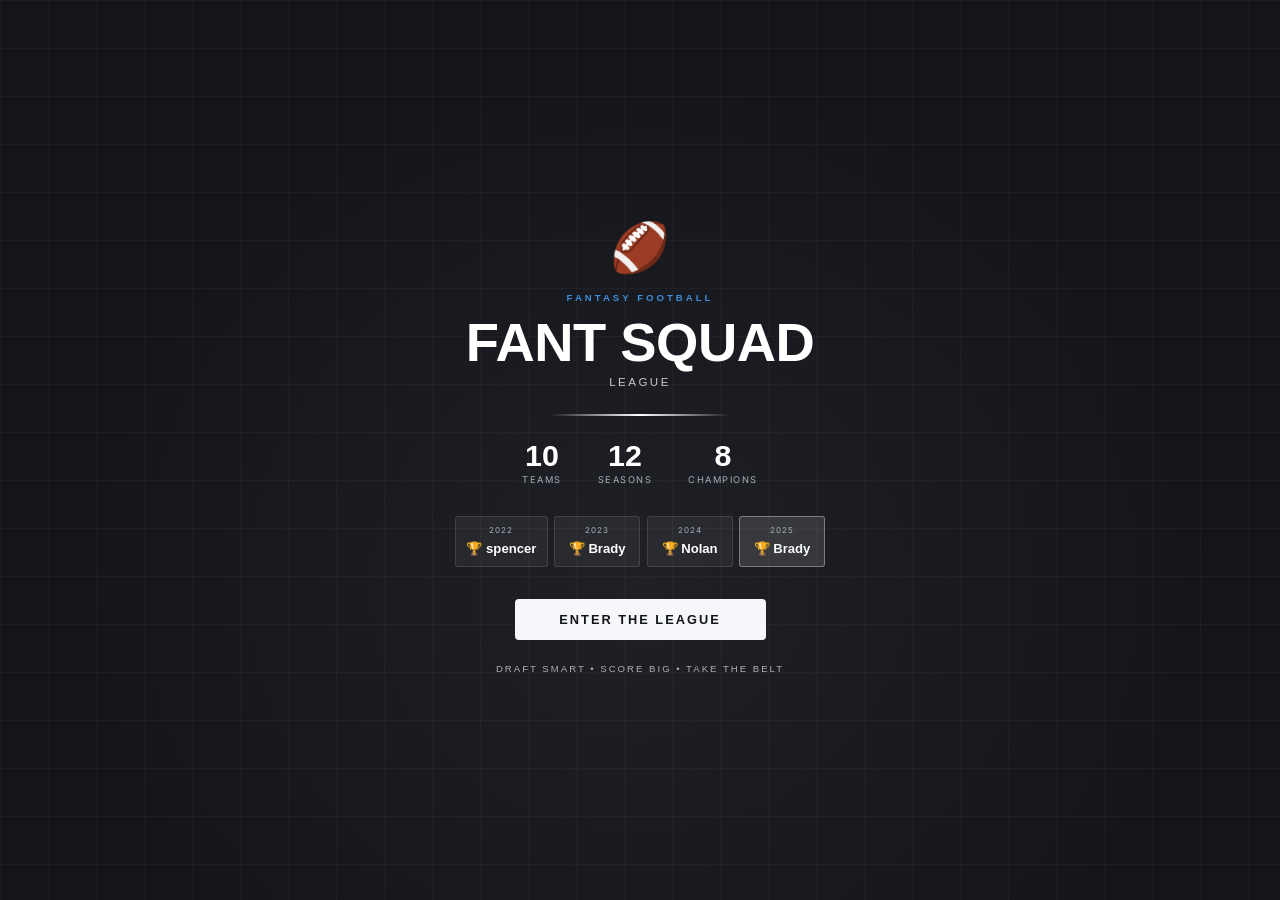
<file: teams.html>
<!DOCTYPE html>
<html lang="en">
<head>
  <meta charset="UTF-8">
  <meta name="viewport" content="width=device-width, initial-scale=1.0">
  <title>Teams — Fant Squad</title>
  <link rel="stylesheet" href="css/style.css?v=1">
  <style>
    #tp-h2h > div, #tp-seasons > div { border-bottom: 1px solid #2f333b !important; padding: 0.5rem 0.1rem !important; }
    #tp-h2h > div:last-child, #tp-seasons > div:last-child { border-bottom: none !important; }
    #tp-h2h span:first-child, #tp-seasons span:first-child { color: #f5f7fa !important; font-weight: 500; }
    #tp-seasons > div { display: grid !important; grid-template-columns: 3.2rem 3.2rem 5.5rem 1fr !important; align-items: center !important; column-gap: 0.5rem !important; }
    #tp-seasons > div > span { white-space: nowrap; overflow: hidden; text-overflow: ellipsis; }
    #tp-seasons > div > span:nth-child(4) { text-align: right; color: #a7aebb !important; }
    #tp-h2h > div { display: grid !important; grid-template-columns: 1fr auto !important; align-items: center !important; column-gap: 0.75rem !important; }
    @media (max-width: 480px) {
      #tp-seasons > div { grid-template-columns: 2.6rem 2.8rem 4.4rem 1fr !important; column-gap: 0.4rem !important; font-size: 0.8rem !important; }
      #tp-seasons > div > span:nth-child(3) { font-size: 0.74rem !important; }
      #tp-seasons > div > span:nth-child(4) { font-size: 0.72rem !important; }
    }
    select#team-select {
      background: #1e2128; color: #f5f7fa; border: 2px solid #2f333b; padding: 0.75rem 1.5rem;
      border-radius: 4px; font-family: -apple-system, BlinkMacSystemFont, 'Segoe UI', Roboto, sans-serif;
      font-size: 0.95rem; font-weight: 600; min-width: 260px; cursor: pointer; transition: border-color 0.18s ease;
    }
    select#team-select:focus { outline: none; border-color: #f5f7fa; }
    .pl-banner {
      display: inline-block; color: #ffffff; padding: 0.2rem 0.6rem; border-radius: 3px; font-size: 0.62rem;
      font-weight: 800; letter-spacing: 0.3px; text-transform: uppercase; margin: 0.15rem; white-space: nowrap;
    }
    .roster-table { width: 100%; border-collapse: collapse; font-size: 0.85rem; }
    .roster-table th { text-align: left; color: #a7aebb; font-size: 0.62rem; text-transform: uppercase;
      letter-spacing: 0.5px; font-weight: 800; padding: 0.4rem 0.5rem; border-bottom: 1px solid #2f333b; }
    .roster-table td { padding: 0.45rem 0.5rem; border-bottom: 1px solid rgba(255,255,255,0.05); color: #e8e8e8; }
    .roster-table tr.bench-row td { color: #a7aebb; }
    .roster-table tr.bench-row td:first-child { color: #a7aebb; }
    .roster-slot { color: #a7aebb; font-size: 0.72rem; font-weight: 700; width: 3rem; }
    .roster-name { font-weight: 700; color: #f5f7fa; }
    .roster-injury { color: #ff6b70; font-weight: 800; font-size: 0.62rem; margin-left: 0.35rem; }
    .roster-divider td { padding: 0.5rem 0.5rem 0.3rem; font-size: 0.6rem; color: #6b7280;
      text-transform: uppercase; letter-spacing: 1px; font-weight: 800; border-bottom: none; }
  </style>
</head>
<body class="polish">

  <nav class="nav">
    <div class="nav-inner">
      <a href="home.html" class="nav-logo" style="display:flex;align-items:center;"><svg width="30" height="34" viewBox="0 0 60 68" style="vertical-align:middle;margin-right:0.4rem;flex-shrink:0;" aria-hidden="true">
        <path d="M30 2 L56 12 V34 C56 50 44 60 30 66 C16 60 4 50 4 34 V12 Z" fill="#0a0a0a" stroke="#3E8ED9" stroke-width="3"/>
        <text x="30" y="42" font-family="Georgia, serif" font-size="28" font-weight="700" fill="#3E8ED9" text-anchor="middle">F</text>
      </svg><span>FANT SQUAD<span class="sub">Fantasy Football League</span></span></a>
      <div class="nav-toggle"><span></span><span></span><span></span></div>
      <div class="nav-links">
        <a href="home.html">Home</a>
        <a href="teams.html" class="active">Teams</a>
        <a href="history.html">History</a>
        <a href="awards.html">Awards</a>
        <a href="matchups.html">Matchups</a>
        <a href="trade-analyzer.html">Trade Analyzer</a>
      </div>
    </div>
  </nav>

  <section class="page-header">
    <h1>TEAM <span class="gold">PROFILES</span></h1>
    <p>Select an owner to see their full history, head-to-head record, and career stats.</p>
  </section>

  <section class="section">
    <div style="text-align:center;margin-bottom:2rem;">
      <select id="team-select" onchange="showTeam(this.value)">
        <option value="">— Select Owner —</option>
      </select>
    </div>

    <div id="team-profile" style="display:none;">
      <div style="background:#13151a;border-radius:4px;padding:1.1rem 1.4rem;margin-bottom:1.1rem;display:flex;align-items:center;justify-content:space-between;flex-wrap:wrap;gap:0.75rem;">
        <div>
          <h2 id="tp-name" style="font-size:1.3rem;font-weight:900;color:#ffffff;text-transform:uppercase;letter-spacing:0.3px;margin-bottom:0.1rem;"></h2>
          <p id="tp-career" style="color:#a7aebb;font-size:0.8rem;"></p>
        </div>
        <div id="tp-win-pct" style="font-size:2rem;font-weight:900;color:#3E8ED9;line-height:1;"></div>
      </div>

      <div id="tp-banners" style="margin-bottom:1.1rem;display:flex;flex-wrap:wrap;gap:0;"></div>

      <div style="display:grid;grid-template-columns:1fr 1fr;gap:1rem;margin-bottom:1.1rem;">
        <div style="background:#1e2128;border:1px solid #2f333b;border-top:3px solid #3c414c;border-radius:4px;padding:1.1rem;box-shadow:0 1px 4px rgba(0,0,0,0.07);">
          <div style="font-size:0.7rem;font-weight:800;color:#f5f7fa;text-transform:uppercase;letter-spacing:1px;margin-bottom:0.75rem;">📅 Season by Season</div>
          <div id="tp-seasons" style="font-size:0.85rem;"></div>
        </div>
        <div style="background:#1e2128;border:1px solid #2f333b;border-top:3px solid #3c414c;border-radius:4px;padding:1.1rem;box-shadow:0 1px 4px rgba(0,0,0,0.07);">
          <div style="font-size:0.7rem;font-weight:800;color:#f5f7fa;text-transform:uppercase;letter-spacing:1px;margin-bottom:0.75rem;">🆚 Head-to-Head All-Time</div>
          <div id="tp-h2h" style="font-size:0.85rem;"></div>
        </div>
      </div>

      <div style="display:grid;grid-template-columns:repeat(auto-fill,minmax(180px,1fr));gap:0.85rem;">
        <div style="background:#1e2128;border:1px solid #2f333b;border-radius:4px;padding:1rem;text-align:center;box-shadow:0 1px 4px rgba(0,0,0,0.07);">
          <div style="color:#a7aebb;font-size:0.65rem;text-transform:uppercase;letter-spacing:1px;margin-bottom:0.4rem;font-weight:700;">Best Single Week</div>
          <div id="tp-best" style="color:#3E8ED9;font-size:2rem;font-weight:900;line-height:1;margin-bottom:0.15rem;"></div>
          <div id="tp-best-info" style="color:#a7aebb;font-size:0.75rem;"></div>
        </div>
        <div style="background:#1e2128;border:1px solid #2f333b;border-radius:4px;padding:1rem;text-align:center;box-shadow:0 1px 4px rgba(0,0,0,0.07);">
          <div style="color:#a7aebb;font-size:0.65rem;text-transform:uppercase;letter-spacing:1px;margin-bottom:0.4rem;font-weight:700;">Career Points For</div>
          <div id="tp-pf" style="color:#3E8ED9;font-size:2rem;font-weight:900;line-height:1;"></div>
        </div>
      </div>

      <div style="background:#1e2128;border:1px solid #2f333b;border-top:3px solid #3c414c;border-radius:4px;padding:1.1rem;margin-top:1rem;box-shadow:0 1px 4px rgba(0,0,0,0.07);">
        <div style="font-size:0.7rem;font-weight:800;color:#f5f7fa;text-transform:uppercase;letter-spacing:1px;margin-bottom:0.75rem;">📋 Current Roster</div>
        <div style="overflow-x:auto;">
          <table class="roster-table">
            <thead><tr><th></th><th>Player</th><th>Pos</th><th>NFL</th><th>Proj</th><th>Actual</th></tr></thead>
            <tbody id="tp-roster"></tbody>
          </table>
        </div>
      </div>

      <div id="tp-draft-section" style="display:none;background:#1e2128;border:1px solid #2f333b;border-top:3px solid #3c414c;border-radius:4px;padding:1.1rem;margin-top:1rem;box-shadow:0 1px 4px rgba(0,0,0,0.07);">
        <div style="display:flex;align-items:center;justify-content:space-between;flex-wrap:wrap;gap:0.5rem;margin-bottom:0.9rem;">
          <div style="font-size:0.7rem;font-weight:800;color:#f5f7fa;text-transform:uppercase;letter-spacing:1px;">🎓 <span id="tp-draft-season-label">Draft Recap</span></div>
          <div id="tp-draft-grade" style="font-size:1.8rem;font-weight:900;line-height:1;"></div>
        </div>
        <p id="tp-draft-summary" style="color:#a7aebb;font-size:0.8rem;margin-bottom:0.9rem;"></p>
        <div style="display:grid;grid-template-columns:1fr 1fr;gap:0.85rem;margin-bottom:0.9rem;">
          <div style="background:#181a1f;border:1px solid #2f333b;border-radius:4px;padding:0.8rem;">
            <div style="font-size:0.6rem;color:#3E8ED9;text-transform:uppercase;letter-spacing:1px;font-weight:800;margin-bottom:0.4rem;">✅ Best Value</div>
            <div id="tp-draft-best" style="font-size:0.82rem;color:#e8e8e8;"></div>
          </div>
          <div style="background:#181a1f;border:1px solid #2f333b;border-radius:4px;padding:0.8rem;">
            <div style="font-size:0.6rem;color:#ff6b70;text-transform:uppercase;letter-spacing:1px;font-weight:800;margin-bottom:0.4rem;">❌ Roughest Pick</div>
            <div id="tp-draft-worst" style="font-size:0.82rem;color:#e8e8e8;"></div>
          </div>
        </div>
        <div style="overflow-x:auto;">
          <table class="roster-table">
            <thead><tr><th>Rd.Pk</th><th>Player</th><th>Pts</th><th>Value</th></tr></thead>
            <tbody id="tp-draft-picks"></tbody>
          </table>
        </div>
        <p style="color:#6b7280;font-size:0.68rem;margin-top:0.7rem;">Grades compare draft slot to season-to-date production
          across the whole league &mdash; an early read that sharpens as the season goes on. Not an official ESPN metric.</p>
      </div>

      <div id="tp-draft-history-section" style="display:none;background:#1e2128;border:1px solid #2f333b;border-top:3px solid #3c414c;border-radius:4px;padding:1.1rem;margin-top:1rem;box-shadow:0 1px 4px rgba(0,0,0,0.07);">
        <div style="font-size:0.7rem;font-weight:800;color:#f5f7fa;text-transform:uppercase;letter-spacing:1px;margin-bottom:0.75rem;">📚 Draft History</div>
        <div id="tp-draft-history" style="display:flex;flex-wrap:wrap;gap:0.6rem;"></div>
      </div>
    </div>

    <p id="no-data-msg" style="text-align:center;color:#a7aebb;display:none;">No team data yet — run the ESPN sync to populate this page.</p>
  </section>

  <footer class="footer">
    <p><span class="gold">FANT SQUAD</span> &mdash; Fantasy Football &bull; Est. 2015</p>
  </footer>

  <script src="js/site-data.js"></script>
  <script src="js/gate.js"></script>
  <script>
    document.querySelector('.nav-toggle')?.addEventListener('click', () => {
      document.querySelector('.nav-links').classList.toggle('open');
    });

    var CAREER = (window.SITE_DATA && window.SITE_DATA.career) || {};
    var EXCLUDED_OWNERS = ["Abe Havelka", "Kadyn James Mulert", "Ian Rubish", "Tucker Alstead"]
      .map(function (n) { return n.toLowerCase().replace(/[.\s]+$/, ''); });
    var owners = Object.keys(CAREER)
      .map(function (g) { return { guid: g, owner: CAREER[g].owner }; })
      .filter(function (o) {
        var norm = o.owner.trim().toLowerCase().replace(/[.\s]+$/, '');
        return EXCLUDED_OWNERS.indexOf(norm) === -1;
      })
      .sort(function (a, b) { return a.owner.localeCompare(b.owner); });

    if (!owners.length) {
      document.getElementById('no-data-msg').style.display = 'block';
    } else {
      var sel = document.getElementById('team-select');
      owners.forEach(function (o) {
        var opt = document.createElement('option');
        opt.value = o.guid; opt.textContent = o.owner;
        sel.appendChild(opt);
      });
    }

    var GRADE_COLORS = { 'A+': '#3E8ED9', 'A': '#3E8ED9', 'B': '#63d98a', 'C': '#a7aebb', 'D': '#ff9f5a', 'F': '#ff6b70' };

    function renderDraftRecap(draft) {
      document.getElementById('tp-draft-season-label').textContent = draft.season + ' Draft Recap';
      var gradeEl = document.getElementById('tp-draft-grade');
      gradeEl.textContent = draft.grade;
      gradeEl.style.color = GRADE_COLORS[draft.grade] || '#f5f7fa';
      document.getElementById('tp-draft-summary').textContent =
        'Ranked ' + draft.league_rank + ' of ' + draft.league_size + ' drafts in the league' +
        (draft.draft_type ? ' (' + draft.draft_type.toLowerCase() + ' draft)' : '') +
        (draft.mode === 'projected'
          ? ', based on ESPN\'s preseason projections \u2014 will switch to real results once games are played.'
          : ', based on how picks produced that season.');

      var ptsLabel = draft.mode === 'projected' ? 'proj. pts' : 'pts';
      function pickLine(p) {
        return p.name + ' (Round ' + p.round + ', Pick ' + p.pick_in_round + ')' +
          (p.dropped ? ' \u2014 since dropped' : ' \u2014 ' + p.points + ' ' + ptsLabel);
      }
      document.getElementById('tp-draft-best').textContent = pickLine(draft.best_pick);
      document.getElementById('tp-draft-worst').textContent = pickLine(draft.worst_pick);

      document.getElementById('tp-draft-picks').innerHTML = (draft.picks || []).map(function (p) {
        var vColor = p.value_diff > 0 ? '#3E8ED9' : (p.value_diff < 0 ? '#ff6b70' : '#a7aebb');
        var vLabel = (p.value_diff > 0 ? '+' : '') + p.value_diff;
        return '<tr><td class="roster-slot">' + p.round + '.' + p.pick_in_round + '</td>' +
          '<td class="roster-name">' + p.name + (p.dropped ? '<span class="roster-injury">DROPPED</span>' : '') + '</td>' +
          '<td>' + p.points + '</td>' +
          '<td style="color:' + vColor + ';font-weight:800;">' + vLabel + '</td></tr>';
      }).join('');

      // highlight the selected year chip
      document.querySelectorAll('.tp-draft-year-chip').forEach(function (chip) {
        chip.style.borderColor = (+chip.dataset.season === draft.season) ? '#3E8ED9' : '#2f333b';
      });
    }

    function selectDraftYear(season) {
      var entry = (window._teamsPageDraftHistory || []).filter(function (d) { return d.season === season; })[0];
      if (!entry) return;
      renderDraftRecap(entry);
      document.getElementById('tp-draft-section').scrollIntoView({ behavior: 'smooth', block: 'nearest' });
    }

    function showTeam(guid) {
      var p = document.getElementById('team-profile');
      var t = CAREER[guid];
      if (!guid || !t) { p.style.display = 'none'; return; }
      p.style.display = 'block';

      document.getElementById('tp-name').textContent = t.owner;
      document.getElementById('tp-career').textContent =
        t.record + ' career (' + t.win_pct + '%) | ' + t.pf + ' career PF';
      document.getElementById('tp-win-pct').textContent = t.win_pct + '%';

      document.getElementById('tp-seasons').innerHTML = (t.seasons || []).slice().reverse().map(function (s) {
        return '<div><span>' + s.season + '</span><span style="font-weight:600;">' + s.record + '</span>' +
          '<span style="color:var(--gray);">' + s.pf + ' PF</span>' +
          '<span style="color:var(--gray);font-size:0.8rem;">' + s.team + '</span></div>';
      }).join('');

      document.getElementById('tp-h2h').innerHTML = (t.h2h || []).slice().sort(function (a, b) {
        return (b.w - b.l) - (a.w - a.l);
      }).map(function (h) {
        var diff = h.w - h.l;
        var color = diff > 0 ? '#3E8ED9' : (diff < 0 ? '#ff6b70' : '#a7aebb');
        return '<div><span>' + h.owner + '</span><span style="color:' + color + ';font-weight:700;">' + h.w + '-' + h.l + '</span></div>';
      }).join('') || '<p style="color:#a7aebb;">No head-to-head games yet.</p>';

      var best = t.best_week;
      document.getElementById('tp-best').textContent = best ? best.points : '—';
      document.getElementById('tp-best-info').textContent = best ? ('Week ' + best.week + ', ' + best.season) : '';
      document.getElementById('tp-pf').textContent = t.pf;

      var banners = [];
      // reigning champion banner
      var champs = (window.SITE_DATA.champions_timeline || []).filter(function (c) { return c.owner === t.owner; });
      champs.forEach(function (c) {
        banners.push('<span class="pl-banner" style="background:#333844;padding:0.75rem 1.5rem;font-size:0.9rem;">🏆 CHAMPION ' + c.season + '</span>');
      });
      if (t.playoff_appearances) banners.push('<span class="pl-banner" style="background:#2a2f37;">🏅 PLAYOFF APPEARANCES ×' + t.playoff_appearances + '</span>');
      if (t.playoff_wins) banners.push('<span class="pl-banner" style="background:#2a2f37;">⚔️ PLAYOFF WINS: ' + t.playoff_wins + '</span>');
      if (t.winning_seasons) banners.push('<span class="pl-banner" style="background:#2a2f37;">📈 WINNING SEASONS: ' + t.winning_seasons + '</span>');
      document.getElementById('tp-banners').innerHTML = banners.join('');

      var draftSection = document.getElementById('tp-draft-section');
      var draftHistory = t.draft_history || [];
      window._teamsPageDraftHistory = draftHistory; // used by selectDraftYear()

      if (t.draft || draftHistory.length) {
        draftSection.style.display = 'block';
        // Default view: current season if we have it, else the most recent year available.
        var defaultEntry = t.draft
          ? Object.assign({}, t.draft, { season: window.SITE_DATA.current_season })
          : draftHistory[draftHistory.length - 1];
        renderDraftRecap(defaultEntry);
      } else {
        draftSection.style.display = 'none';
      }

      var histSection = document.getElementById('tp-draft-history-section');
      if (draftHistory.length) {
        histSection.style.display = 'block';
        var currentSeason = window.SITE_DATA.current_season;
        document.getElementById('tp-draft-history').innerHTML = draftHistory.map(function (d) {
          var color = GRADE_COLORS[d.grade] || '#f5f7fa';
          var selected = (d.season === currentSeason);
          return '<div class="tp-draft-year-chip" data-season="' + d.season + '" onclick="selectDraftYear(' + d.season + ')" ' +
            'style="cursor:pointer;background:#181a1f;border:1px solid ' + (selected ? '#3E8ED9' : '#2f333b') + ';border-radius:4px;' +
            'padding:0.6rem 0.85rem;text-align:center;min-width:70px;transition:border-color 0.15s ease;">' +
            '<div style="font-size:0.62rem;color:#a7aebb;text-transform:uppercase;letter-spacing:0.5px;margin-bottom:0.25rem;">' + d.season + '</div>' +
            '<div style="font-size:1.3rem;font-weight:900;color:' + color + ';line-height:1;">' + d.grade + '</div>' +
            '<div style="font-size:0.6rem;color:#6b7280;margin-top:0.2rem;">' + d.league_rank + '/' + d.league_size + '</div></div>';
        }).join('');
      } else {
        histSection.style.display = 'none';
      }

      var roster = t.roster || [];
      var starters = roster.filter(function (p) { return p.starter; });
      var bench = roster.filter(function (p) { return !p.starter; });
      function playerRow(p) {
        return '<tr' + (p.starter ? '' : ' class="bench-row"') + '>' +
          '<td class="roster-slot">' + p.slot + '</td>' +
          '<td class="roster-name">' + p.name + (p.injury ? '<span class="roster-injury">' + p.injury + '</span>' : '') + '</td>' +
          '<td>' + p.pos + '</td><td>' + p.pro + '</td><td>' + p.proj + '</td><td>' + p.actual + '</td></tr>';
      }
      var rosterHtml = '';
      if (roster.length) {
        rosterHtml += starters.map(playerRow).join('');
        if (bench.length) {
          rosterHtml += '<tr class="roster-divider"><td colspan="6">Bench</td></tr>' + bench.map(playerRow).join('');
        }
      } else {
        rosterHtml = '<tr><td colspan="6" style="color:#a7aebb;text-align:center;padding:1rem;">No current roster data — this owner may not have an active team this season.</td></tr>';
      }
      document.getElementById('tp-roster').innerHTML = rosterHtml;

      window.scrollTo({ top: p.offsetTop - 80, behavior: 'smooth' });
    }

    // Deep link from home.html (e.g. teams.html?owner=<guid>) auto-selects that owner.
    // Must run down here, after showTeam/renderDraftRecap/GRADE_COLORS are all defined --
    // calling it earlier in the script hits them before they're assigned.
    (function () {
      var requestedGuid = new URLSearchParams(window.location.search).get('owner');
      if (requestedGuid && CAREER[requestedGuid]) {
        var sel = document.getElementById('team-select');
        sel.value = requestedGuid;
        showTeam(requestedGuid);
      }
    })();
  </script>
  <script src="js/polish.js"></script>
</body>
</html>
</file>
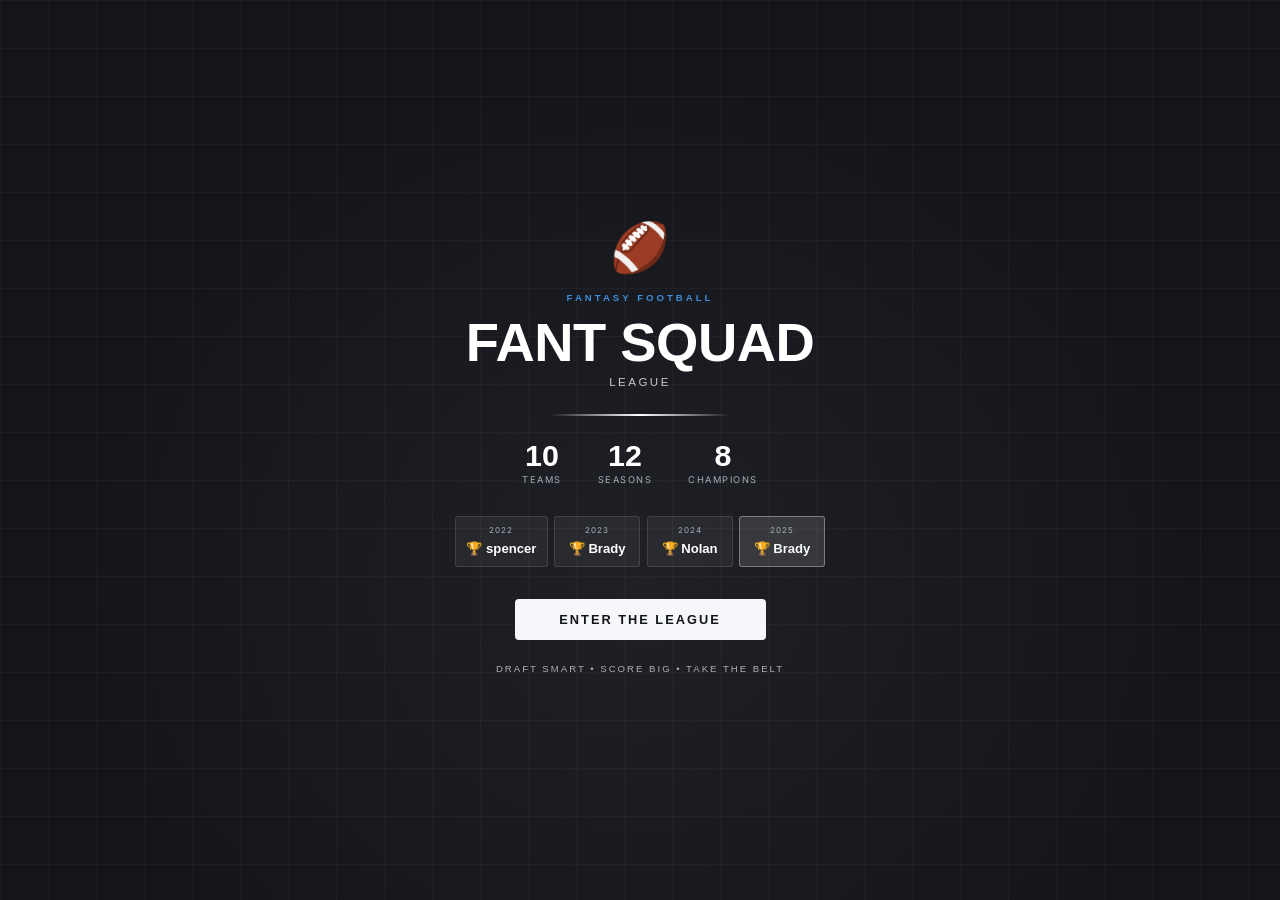
<file: trade-analyzer.html>
<!DOCTYPE html>
<html lang="en">
<head>
  <meta charset="UTF-8">
  <meta name="viewport" content="width=device-width, initial-scale=1.0">
  <title>Teams — Fant Squad</title>
  <link rel="stylesheet" href="css/style.css?v=1">
  <style>
    #tp-h2h > div, #tp-seasons > div { border-bottom: 1px solid #2f333b !important; padding: 0.5rem 0.1rem !important; }
    #tp-h2h > div:last-child, #tp-seasons > div:last-child { border-bottom: none !important; }
    #tp-h2h span:first-child, #tp-seasons span:first-child { color: #f5f7fa !important; font-weight: 500; }
    #tp-seasons > div { display: grid !important; grid-template-columns: 3.2rem 3.2rem 5.5rem 1fr !important; align-items: center !important; column-gap: 0.5rem !important; }
    #tp-seasons > div > span { white-space: nowrap; overflow: hidden; text-overflow: ellipsis; }
    #tp-seasons > div > span:nth-child(4) { text-align: right; color: #a7aebb !important; }
    #tp-h2h > div { display: grid !important; grid-template-columns: 1fr auto !important; align-items: center !important; column-gap: 0.75rem !important; }
    @media (max-width: 480px) {
      #tp-seasons > div { grid-template-columns: 2.6rem 2.8rem 4.4rem 1fr !important; column-gap: 0.4rem !important; font-size: 0.8rem !important; }
      #tp-seasons > div > span:nth-child(3) { font-size: 0.74rem !important; }
      #tp-seasons > div > span:nth-child(4) { font-size: 0.72rem !important; }
    }
    select#team-select {
      background: #1e2128; color: #f5f7fa; border: 2px solid #2f333b; padding: 0.75rem 1.5rem;
      border-radius: 4px; font-family: -apple-system, BlinkMacSystemFont, 'Segoe UI', Roboto, sans-serif;
      font-size: 0.95rem; font-weight: 600; min-width: 260px; cursor: pointer; transition: border-color 0.18s ease;
    }
    select#team-select:focus { outline: none; border-color: #f5f7fa; }
    .pl-banner {
      display: inline-block; color: #ffffff; padding: 0.2rem 0.6rem; border-radius: 3px; font-size: 0.62rem;
      font-weight: 800; letter-spacing: 0.3px; text-transform: uppercase; margin: 0.15rem; white-space: nowrap;
    }
    .roster-table { width: 100%; border-collapse: collapse; font-size: 0.85rem; }
    .roster-table th { text-align: left; color: #a7aebb; font-size: 0.62rem; text-transform: uppercase;
      letter-spacing: 0.5px; font-weight: 800; padding: 0.4rem 0.5rem; border-bottom: 1px solid #2f333b; }
    .roster-table td { padding: 0.45rem 0.5rem; border-bottom: 1px solid rgba(255,255,255,0.05); color: #e8e8e8; }
    .roster-table tr.bench-row td { color: #a7aebb; }
    .roster-table tr.bench-row td:first-child { color: #a7aebb; }
    .roster-slot { color: #a7aebb; font-size: 0.72rem; font-weight: 700; width: 3rem; }
    .roster-name { font-weight: 700; color: #f5f7fa; }
    .roster-injury { color: #ff6b70; font-weight: 800; font-size: 0.62rem; margin-left: 0.35rem; }
    .roster-divider td { padding: 0.5rem 0.5rem 0.3rem; font-size: 0.6rem; color: #6b7280;
      text-transform: uppercase; letter-spacing: 1px; font-weight: 800; border-bottom: none; }
  </style>
</head>
<body class="polish">

  <nav class="nav">
    <div class="nav-inner">
      <a href="home.html" class="nav-logo" style="display:flex;align-items:center;"><svg width="30" height="34" viewBox="0 0 60 68" style="vertical-align:middle;margin-right:0.4rem;flex-shrink:0;" aria-hidden="true">
        <path d="M30 2 L56 12 V34 C56 50 44 60 30 66 C16 60 4 50 4 34 V12 Z" fill="#0a0a0a" stroke="#3E8ED9" stroke-width="3"/>
        <text x="30" y="42" font-family="Georgia, serif" font-size="28" font-weight="700" fill="#3E8ED9" text-anchor="middle">F</text>
      </svg><span>FANT SQUAD<span class="sub">Fantasy Football League</span></span></a>
      <div class="nav-toggle"><span></span><span></span><span></span></div>
      <div class="nav-links">
        <a href="home.html">Home</a>
        <a href="teams.html" class="active">Teams</a>
        <a href="history.html">History</a>
        <a href="awards.html">Awards</a>
        <a href="matchups.html">Matchups</a>
        <a href="trade-analyzer.html">Trade Analyzer</a>
      </div>
    </div>
  </nav>

  <section class="page-header">
    <h1>TEAM <span class="gold">PROFILES</span></h1>
    <p>Select an owner to see their full history, head-to-head record, and career stats.</p>
  </section>

  <section class="section">
    <div style="text-align:center;margin-bottom:2rem;">
      <select id="team-select" onchange="showTeam(this.value)">
        <option value="">— Select Owner —</option>
      </select>
    </div>

    <div id="team-profile" style="display:none;">
      <div style="background:#13151a;border-radius:4px;padding:1.1rem 1.4rem;margin-bottom:1.1rem;display:flex;align-items:center;justify-content:space-between;flex-wrap:wrap;gap:0.75rem;">
        <div>
          <h2 id="tp-name" style="font-size:1.3rem;font-weight:900;color:#ffffff;text-transform:uppercase;letter-spacing:0.3px;margin-bottom:0.1rem;"></h2>
          <p id="tp-career" style="color:#a7aebb;font-size:0.8rem;"></p>
        </div>
        <div id="tp-win-pct" style="font-size:2rem;font-weight:900;color:#3E8ED9;line-height:1;"></div>
      </div>

      <div id="tp-banners" style="margin-bottom:1.1rem;display:flex;flex-wrap:wrap;gap:0;"></div>

      <div style="display:grid;grid-template-columns:1fr 1fr;gap:1rem;margin-bottom:1.1rem;">
        <div style="background:#1e2128;border:1px solid #2f333b;border-top:3px solid #3c414c;border-radius:4px;padding:1.1rem;box-shadow:0 1px 4px rgba(0,0,0,0.07);">
          <div style="font-size:0.7rem;font-weight:800;color:#f5f7fa;text-transform:uppercase;letter-spacing:1px;margin-bottom:0.75rem;">📅 Season by Season</div>
          <div id="tp-seasons" style="font-size:0.85rem;"></div>
        </div>
        <div style="background:#1e2128;border:1px solid #2f333b;border-top:3px solid #3c414c;border-radius:4px;padding:1.1rem;box-shadow:0 1px 4px rgba(0,0,0,0.07);">
          <div style="font-size:0.7rem;font-weight:800;color:#f5f7fa;text-transform:uppercase;letter-spacing:1px;margin-bottom:0.75rem;">🆚 Head-to-Head All-Time</div>
          <div id="tp-h2h" style="font-size:0.85rem;"></div>
        </div>
      </div>

      <div style="display:grid;grid-template-columns:repeat(auto-fill,minmax(180px,1fr));gap:0.85rem;">
        <div style="background:#1e2128;border:1px solid #2f333b;border-radius:4px;padding:1rem;text-align:center;box-shadow:0 1px 4px rgba(0,0,0,0.07);">
          <div style="color:#a7aebb;font-size:0.65rem;text-transform:uppercase;letter-spacing:1px;margin-bottom:0.4rem;font-weight:700;">Best Single Week</div>
          <div id="tp-best" style="color:#3E8ED9;font-size:2rem;font-weight:900;line-height:1;margin-bottom:0.15rem;"></div>
          <div id="tp-best-info" style="color:#a7aebb;font-size:0.75rem;"></div>
        </div>
        <div style="background:#1e2128;border:1px solid #2f333b;border-radius:4px;padding:1rem;text-align:center;box-shadow:0 1px 4px rgba(0,0,0,0.07);">
          <div style="color:#a7aebb;font-size:0.65rem;text-transform:uppercase;letter-spacing:1px;margin-bottom:0.4rem;font-weight:700;">Career Points For</div>
          <div id="tp-pf" style="color:#3E8ED9;font-size:2rem;font-weight:900;line-height:1;"></div>
        </div>
      </div>

      <div style="background:#1e2128;border:1px solid #2f333b;border-top:3px solid #3c414c;border-radius:4px;padding:1.1rem;margin-top:1rem;box-shadow:0 1px 4px rgba(0,0,0,0.07);">
        <div style="font-size:0.7rem;font-weight:800;color:#f5f7fa;text-transform:uppercase;letter-spacing:1px;margin-bottom:0.75rem;">📋 Current Roster</div>
        <div style="overflow-x:auto;">
          <table class="roster-table">
            <thead><tr><th></th><th>Player</th><th>Pos</th><th>NFL</th><th>Proj</th><th>Actual</th></tr></thead>
            <tbody id="tp-roster"></tbody>
          </table>
        </div>
      </div>

      <div id="tp-draft-section" style="display:none;background:#1e2128;border:1px solid #2f333b;border-top:3px solid #3c414c;border-radius:4px;padding:1.1rem;margin-top:1rem;box-shadow:0 1px 4px rgba(0,0,0,0.07);">
        <div style="display:flex;align-items:center;justify-content:space-between;flex-wrap:wrap;gap:0.5rem;margin-bottom:0.9rem;">
          <div style="font-size:0.7rem;font-weight:800;color:#f5f7fa;text-transform:uppercase;letter-spacing:1px;">🎓 Draft Recap</div>
          <div id="tp-draft-grade" style="font-size:1.8rem;font-weight:900;line-height:1;"></div>
        </div>
        <p id="tp-draft-summary" style="color:#a7aebb;font-size:0.8rem;margin-bottom:0.9rem;"></p>
        <div style="display:grid;grid-template-columns:1fr 1fr;gap:0.85rem;margin-bottom:0.9rem;">
          <div style="background:#181a1f;border:1px solid #2f333b;border-radius:4px;padding:0.8rem;">
            <div style="font-size:0.6rem;color:#3E8ED9;text-transform:uppercase;letter-spacing:1px;font-weight:800;margin-bottom:0.4rem;">✅ Best Value</div>
            <div id="tp-draft-best" style="font-size:0.82rem;color:#e8e8e8;"></div>
          </div>
          <div style="background:#181a1f;border:1px solid #2f333b;border-radius:4px;padding:0.8rem;">
            <div style="font-size:0.6rem;color:#ff6b70;text-transform:uppercase;letter-spacing:1px;font-weight:800;margin-bottom:0.4rem;">❌ Roughest Pick</div>
            <div id="tp-draft-worst" style="font-size:0.82rem;color:#e8e8e8;"></div>
          </div>
        </div>
        <div style="overflow-x:auto;">
          <table class="roster-table">
            <thead><tr><th>Rd.Pk</th><th>Player</th><th>Pts</th><th>Value</th></tr></thead>
            <tbody id="tp-draft-picks"></tbody>
          </table>
        </div>
        <p style="color:#6b7280;font-size:0.68rem;margin-top:0.7rem;">Grades compare draft slot to season-to-date production
          across the whole league &mdash; an early read that sharpens as the season goes on. Not an official ESPN metric.</p>
      </div>
    </div>

    <p id="no-data-msg" style="text-align:center;color:#a7aebb;display:none;">No team data yet — run the ESPN sync to populate this page.</p>
  </section>

  <footer class="footer">
    <p><span class="gold">FANT SQUAD</span> &mdash; Fantasy Football &bull; Est. 2015</p>
  </footer>

  <script src="js/site-data.js"></script>
  <script src="js/gate.js"></script>
  <script>
    document.querySelector('.nav-toggle')?.addEventListener('click', () => {
      document.querySelector('.nav-links').classList.toggle('open');
    });

    var CAREER = (window.SITE_DATA && window.SITE_DATA.career) || {};
    var EXCLUDED_OWNERS = ["Abe Havelka", "Kadyn James Mulert", "Ian Rubish", "Tucker Alstead"]
      .map(function (n) { return n.toLowerCase().replace(/[.\s]+$/, ''); });
    var owners = Object.keys(CAREER)
      .map(function (g) { return { guid: g, owner: CAREER[g].owner }; })
      .filter(function (o) {
        var norm = o.owner.trim().toLowerCase().replace(/[.\s]+$/, '');
        return EXCLUDED_OWNERS.indexOf(norm) === -1;
      })
      .sort(function (a, b) { return a.owner.localeCompare(b.owner); });

    if (!owners.length) {
      document.getElementById('no-data-msg').style.display = 'block';
    } else {
      var sel = document.getElementById('team-select');
      owners.forEach(function (o) {
        var opt = document.createElement('option');
        opt.value = o.guid; opt.textContent = o.owner;
        sel.appendChild(opt);
      });

      // Deep link from home.html (e.g. teams.html?owner=<guid>) auto-selects that owner.
      var requestedGuid = new URLSearchParams(window.location.search).get('owner');
      if (requestedGuid && CAREER[requestedGuid]) {
        sel.value = requestedGuid;
        showTeam(requestedGuid);
      }
    }

    function showTeam(guid) {
      var p = document.getElementById('team-profile');
      var t = CAREER[guid];
      if (!guid || !t) { p.style.display = 'none'; return; }
      p.style.display = 'block';

      document.getElementById('tp-name').textContent = t.owner;
      document.getElementById('tp-career').textContent =
        t.record + ' career (' + t.win_pct + '%) | ' + t.pf + ' career PF';
      document.getElementById('tp-win-pct').textContent = t.win_pct + '%';

      document.getElementById('tp-seasons').innerHTML = (t.seasons || []).slice().reverse().map(function (s) {
        return '<div><span>' + s.season + '</span><span style="font-weight:600;">' + s.record + '</span>' +
          '<span style="color:var(--gray);">' + s.pf + ' PF</span>' +
          '<span style="color:var(--gray);font-size:0.8rem;">' + s.team + '</span></div>';
      }).join('');

      document.getElementById('tp-h2h').innerHTML = (t.h2h || []).slice().sort(function (a, b) {
        return (b.w - b.l) - (a.w - a.l);
      }).map(function (h) {
        var diff = h.w - h.l;
        var color = diff > 0 ? '#3E8ED9' : (diff < 0 ? '#ff6b70' : '#a7aebb');
        return '<div><span>' + h.owner + '</span><span style="color:' + color + ';font-weight:700;">' + h.w + '-' + h.l + '</span></div>';
      }).join('') || '<p style="color:#a7aebb;">No head-to-head games yet.</p>';

      var best = t.best_week;
      document.getElementById('tp-best').textContent = best ? best.points : '—';
      document.getElementById('tp-best-info').textContent = best ? ('Week ' + best.week + ', ' + best.season) : '';
      document.getElementById('tp-pf').textContent = t.pf;

      var banners = [];
      // reigning champion banner
      var champs = (window.SITE_DATA.champions_timeline || []).filter(function (c) { return c.owner === t.owner; });
      champs.forEach(function (c) {
        banners.push('<span class="pl-banner" style="background:#333844;padding:0.75rem 1.5rem;font-size:0.9rem;">🏆 CHAMPION ' + c.season + '</span>');
      });
      if (t.playoff_appearances) banners.push('<span class="pl-banner" style="background:#2a2f37;">🏅 PLAYOFF APPEARANCES ×' + t.playoff_appearances + '</span>');
      if (t.playoff_wins) banners.push('<span class="pl-banner" style="background:#2a2f37;">⚔️ PLAYOFF WINS: ' + t.playoff_wins + '</span>');
      if (t.winning_seasons) banners.push('<span class="pl-banner" style="background:#2a2f37;">📈 WINNING SEASONS: ' + t.winning_seasons + '</span>');
      document.getElementById('tp-banners').innerHTML = banners.join('');

      var draftSection = document.getElementById('tp-draft-section');
      var draft = t.draft;
      if (draft) {
        draftSection.style.display = 'block';
        var gradeColors = { 'A+': '#3E8ED9', 'A': '#3E8ED9', 'B': '#63d98a', 'C': '#a7aebb', 'D': '#ff9f5a', 'F': '#ff6b70' };
        var gradeEl = document.getElementById('tp-draft-grade');
        gradeEl.textContent = draft.grade;
        gradeEl.style.color = gradeColors[draft.grade] || '#f5f7fa';
        document.getElementById('tp-draft-summary').textContent =
          'Ranked ' + draft.league_rank + ' of ' + draft.league_size + ' drafts in the league' +
          (draft.draft_type ? ' (' + draft.draft_type.toLowerCase() + ' draft)' : '') +
          (draft.mode === 'projected'
            ? ', based on ESPN\'s preseason projections \u2014 will switch to real results once games are played.'
            : ', based on how picks have produced so far.');

        var ptsLabel = draft.mode === 'projected' ? 'proj. pts' : 'pts so far';
        function pickLine(p) {
          return p.name + ' (Round ' + p.round + ', Pick ' + p.pick_in_round + ')' +
            (p.dropped ? ' \u2014 since dropped' : ' \u2014 ' + p.points + ' ' + ptsLabel);
        }
        document.getElementById('tp-draft-best').textContent = pickLine(draft.best_pick);
        document.getElementById('tp-draft-worst').textContent = pickLine(draft.worst_pick);

        document.getElementById('tp-draft-picks').innerHTML = (draft.picks || []).map(function (p) {
          var vColor = p.value_diff > 0 ? '#3E8ED9' : (p.value_diff < 0 ? '#ff6b70' : '#a7aebb');
          var vLabel = (p.value_diff > 0 ? '+' : '') + p.value_diff;
          return '<tr><td class="roster-slot">' + p.round + '.' + p.pick_in_round + '</td>' +
            '<td class="roster-name">' + p.name + (p.dropped ? '<span class="roster-injury">DROPPED</span>' : '') + '</td>' +
            '<td>' + p.points + '</td>' +
            '<td style="color:' + vColor + ';font-weight:800;">' + vLabel + '</td></tr>';
        }).join('');
      } else {
        draftSection.style.display = 'none';
      }

      var roster = t.roster || [];
      var starters = roster.filter(function (p) { return p.starter; });
      var bench = roster.filter(function (p) { return !p.starter; });
      function playerRow(p) {
        return '<tr' + (p.starter ? '' : ' class="bench-row"') + '>' +
          '<td class="roster-slot">' + p.slot + '</td>' +
          '<td class="roster-name">' + p.name + (p.injury ? '<span class="roster-injury">' + p.injury + '</span>' : '') + '</td>' +
          '<td>' + p.pos + '</td><td>' + p.pro + '</td><td>' + p.proj + '</td><td>' + p.actual + '</td></tr>';
      }
      var rosterHtml = '';
      if (roster.length) {
        rosterHtml += starters.map(playerRow).join('');
        if (bench.length) {
          rosterHtml += '<tr class="roster-divider"><td colspan="6">Bench</td></tr>' + bench.map(playerRow).join('');
        }
      } else {
        rosterHtml = '<tr><td colspan="6" style="color:#a7aebb;text-align:center;padding:1rem;">No current roster data — this owner may not have an active team this season.</td></tr>';
      }
      document.getElementById('tp-roster').innerHTML = rosterHtml;

      window.scrollTo({ top: p.offsetTop - 80, behavior: 'smooth' });
    }
  </script>
  <script src="js/polish.js"></script>
</body>
</html>
</file>
<file: css/style.css>
/* ============================================
   FANT SQUAD — Slate + Blue
   Lifted dark greys · single green accent · high-contrast text
   ============================================ */

@import url('https://fonts.googleapis.com/css2?family=Archivo:wght@500;600;700;800;900&family=Inter:wght@400;500;600;700&display=swap');

/* ---------- Variables ---------- */
:root {
  /* Core surfaces — dark, but lifted well off black */
  --bg:             #13151a;
  --bg-alt:         #16181d;
  --bg-subtle:      #191c22;
  --surface:        #1e2128;
  --surface-2:      #262a32;
  --surface-3:      #2f333c;
  --nav-bg:         rgba(19, 21, 26, 0.82);
  --nav-bg-solid:   #15171c;

  /* Accent — one green, used sparingly (also the "win" color) */
  --accent:         #3E8ED9;
  --accent-bright:  #7FB8F0;
  --accent-dim:     #2C6CB0;
  --accent-fill:    #3E8ED9;
  --accent-on:      #ffffff;   /* text on a green fill */
  --accent-hover:   rgba(62, 142, 217, 0.10);
  --accent-glow:    0 0 22px rgba(62, 142, 217, 0.28);
  --accent-tint:    rgba(62, 142, 217, 0.12);

  /* Legacy accent aliases (old inline HTML resolves these) */
  --blue:           #3E8ED9;
  --blue-bright:    #7FB8F0;
  --blue-dark:      #2C6CB0;
  --blue-deep:      #2C6CB0;
  --blue-light:     #172a20;
  --blue-hover:     rgba(62, 142, 217, 0.10);
  --blue-glow:      0 0 22px rgba(62, 142, 217, 0.28);

  /* Trophy / highlight — folded to the accent in this scheme */
  --amber:          #3E8ED9;
  --amber-bright:   #7FB8F0;
  --amber-bg:       #0f2436;

  /* Text — all pass AA on --surface or darker */
  --text:           #f5f7fa;
  --text-muted:     #a7aebb;
  --text-light:     #8b93a1;
  --text-body:      #d2d7df;

  /* Status */
  --red:            #ff6b70;
  --green:          #3E8ED9;
  --red-bg:         rgba(255, 107, 112, 0.14);
  --green-bg:       rgba(62, 142, 217, 0.14);

  /* Borders / hairlines */
  --border:         #2f333b;
  --border-strong:  #3c414c;

  /* Shadows */
  --shadow:         0 1px 3px rgba(0, 0, 0, 0.4);
  --shadow-md:      0 6px 20px rgba(0, 0, 0, 0.42);
  --shadow-lg:      0 16px 44px rgba(0, 0, 0, 0.5);

  /* Misc */
  --radius:         8px;
  --radius-sm:      5px;
  --transition:     all 0.18s ease;

  --font-display:   'Archivo', -apple-system, BlinkMacSystemFont, 'Segoe UI', Roboto, sans-serif;
  --font-body:      'Inter', -apple-system, BlinkMacSystemFont, 'Segoe UI', Roboto, sans-serif;

  /* ---- Backward-compat aliases (old inline HTML + teams-data.js) ---- */
  --cream:          #f5f7fa;
  --cream-soft:     #d2d7df;
  --gold:           #3E8ED9;
  --gold-bright:    #7FB8F0;
  --white:          #f5f7fa;
  --gray:           #a7aebb;
  --gray-text:      #a7aebb;
  --gray-light:     #2f333b;
  --gray-mid:       #3c414c;
  --muted:          #a7aebb;

  --navy-dark:      #13151a;
  --navy:           #1e2128;
  --navy-mid:       #262a32;
  --navy-light:     #2f333c;
  --slate:          #2f333b;
  --amber-muted:    rgba(62, 142, 217, 0.10);
  --amber-glow:     rgba(62, 142, 217, 0.24);
  --purple-dark:    #13151a;
  --black:          #15171c;
  --black-soft:     #191c22;
  --dark:           #16181d;
  --dark-mid:       #191c22;
  --dark-light:     #1f2229;
}

/* ---------- Reset ---------- */
*, *::before, *::after { box-sizing: border-box; margin: 0; padding: 0; }
html { scroll-behavior: smooth; }

body {
  font-family: var(--font-body);
  background: var(--bg);
  color: var(--text);
  line-height: 1.55;
  -webkit-font-smoothing: antialiased;
  padding-top: 54px;
  overflow-x: hidden;
}

/* Faint green wash at the top — barely there */
body::before {
  content: '';
  position: fixed;
  inset: 0;
  z-index: -1;
  background: radial-gradient(900px circle at 50% -12%, rgba(62, 142, 217, 0.06), transparent 60%);
  pointer-events: none;
}

a { text-decoration: none; color: inherit; }
ul { list-style: none; }
img { max-width: 100%; display: block; }

::selection { background: rgba(62, 142, 217, 0.28); color: #fff; }

h1, h2, h3 {
  font-family: var(--font-display);
  font-weight: 800;
  letter-spacing: -0.01em;
  color: var(--text);
}

.data-table, .rank-num, .countup, .hero, .page-header,
.timeline-year, .divcomp-stat-val, .pill-luck, table {
  font-variant-numeric: tabular-nums;
  font-feature-settings: "tnum" 1;
}

/* ---------- Navigation ---------- */
.nav {
  position: fixed;
  top: 0; left: 0; right: 0;
  z-index: 1000;
  background: var(--nav-bg);
  -webkit-backdrop-filter: saturate(140%) blur(14px);
  backdrop-filter: saturate(140%) blur(14px);
  border-bottom: 1px solid var(--border);
}

.nav-inner {
  max-width: 1280px;
  margin: 0 auto;
  display: flex;
  align-items: center;
  justify-content: space-between;
  height: 54px;
  padding: 0 1.25rem;
}

.nav-logo {
  font-family: var(--font-display);
  font-size: 1rem;
  font-weight: 900;
  color: #ffffff;
  letter-spacing: 0.04em;
  text-transform: uppercase;
  white-space: nowrap;
}

.nav-logo .sub {
  font-size: 0.54rem;
  display: block;
  color: var(--text-light);
  letter-spacing: 0.14em;
  font-weight: 500;
  text-transform: uppercase;
  margin-top: 1px;
}

.nav-links { display: flex; gap: 0; align-items: stretch; height: 54px; }

.nav-links a {
  color: var(--text-muted);
  font-family: var(--font-display);
  font-size: 0.72rem;
  font-weight: 700;
  letter-spacing: 0.06em;
  text-transform: uppercase;
  transition: var(--transition);
  padding: 0 0.95rem;
  display: flex;
  align-items: center;
  border-bottom: 2px solid transparent;
  white-space: nowrap;
}

.nav-links a::after { display: none; }
.nav-links a:hover { color: #ffffff; background: var(--accent-hover); }

.nav-links a.active {
  color: #ffffff;
  border-bottom-color: var(--accent);
  box-shadow: inset 0 -16px 20px -16px var(--accent-glow);
}

.nav-toggle {
  display: none;
  flex-direction: column;
  gap: 5px;
  cursor: pointer;
  padding: 4px;
}

.nav-toggle span {
  width: 24px; height: 2px;
  background: var(--text);
  transition: var(--transition);
  display: block;
}

/* ---------- Ticker Bar (LEAGUE WIRE) ---------- */
.ticker-wrap {
  background: var(--surface);
  border-bottom: 1px solid var(--border);
  height: 32px;
  overflow: hidden;
  display: flex;
  align-items: center;
}

.ticker-label {
  background: var(--accent-fill);
  color: var(--accent-on);
  font-family: var(--font-display);
  font-size: 0.58rem;
  font-weight: 900;
  text-transform: uppercase;
  letter-spacing: 0.12em;
  padding: 0 0.8rem;
  height: 32px;
  display: flex;
  align-items: center;
  flex-shrink: 0;
  z-index: 2;
}

.ticker-track { overflow: hidden; flex: 1; height: 32px; display: flex; align-items: center; }

.ticker-inner {
  display: flex;
  align-items: center;
  white-space: nowrap;
  animation: tickerScroll 42s linear infinite;
}

.ticker-inner span {
  color: var(--text-body);
  font-size: 0.72rem;
  font-weight: 500;
  padding: 0 2rem 0 0;
  letter-spacing: 0.01em;
}

@keyframes tickerScroll {
  0%   { transform: translateX(100vw); }
  100% { transform: translateX(-100%); }
}

/* ---------- Dropdown Menu (retained, unused) ---------- */
.nav-dropdown { position: relative; display: flex; align-items: center; }

.nav-dropdown-toggle {
  color: var(--text-muted);
  font-size: 0.72rem;
  font-weight: 700;
  letter-spacing: 0.06em;
  text-transform: uppercase;
  cursor: pointer;
  padding: 0 0.95rem;
  height: 54px;
  display: flex;
  align-items: center;
  transition: var(--transition);
  user-select: none;
  white-space: nowrap;
  border-bottom: 2px solid transparent;
}

.nav-dropdown:hover .nav-dropdown-toggle,
.nav-dropdown.open .nav-dropdown-toggle,
.nav-dropdown-toggle.active { color: #ffffff; background: var(--accent-hover); }

.nav-dropdown-toggle::after { display: none; }

.nav-dropdown-menu {
  display: none;
  position: absolute;
  top: 54px; right: 0;
  background: var(--surface-2);
  border: 1px solid var(--border-strong);
  border-top: none;
  border-radius: 0 0 var(--radius-sm) var(--radius-sm);
  padding: 0.25rem 0;
  min-width: 190px;
  box-shadow: var(--shadow-md);
  z-index: 1001;
}

.nav-dropdown:hover .nav-dropdown-menu,
.nav-dropdown.open .nav-dropdown-menu { display: block; animation: dropdownFade 0.1s ease; }

@keyframes dropdownFade {
  from { opacity: 0; transform: translateY(-4px); }
  to   { opacity: 1; transform: translateY(0); }
}

.nav-dropdown-menu a {
  display: flex;
  align-items: center;
  height: 38px;
  padding: 0 1rem;
  color: var(--text-muted);
  font-size: 0.72rem;
  font-weight: 600;
  letter-spacing: 0.04em;
  text-transform: uppercase;
  transition: var(--transition);
  white-space: nowrap;
}

.nav-dropdown-menu a:hover,
.nav-dropdown-menu a.active { color: #ffffff; background: var(--accent-hover); }

.nav-dropdown-menu a::after { display: none; }

/* ---------- Hero ---------- */
.hero {
  min-height: 190px;
  display: flex;
  flex-direction: column;
  align-items: center;
  justify-content: center;
  text-align: center;
  background:
    radial-gradient(620px circle at 50% 135%, rgba(62, 142, 217, 0.14), transparent 70%),
    linear-gradient(180deg, var(--bg) 0%, var(--bg-alt) 100%);
  padding: 2.75rem 1.5rem 2.4rem;
  border-bottom: 1px solid var(--border);
  position: relative;
  overflow: hidden;
}

.hero h1 {
  font-family: var(--font-display);
  font-size: clamp(2rem, 5.5vw, 3.4rem);
  font-weight: 900;
  letter-spacing: -0.02em;
  margin-bottom: 0.3rem;
  position: relative;
  color: #ffffff;
  text-transform: uppercase;
}

.hero h1 .gold { color: var(--accent); text-shadow: var(--accent-glow); }

.hero-motto {
  color: var(--accent);
  font-family: var(--font-display);
  font-size: 0.66rem;
  font-weight: 700;
  letter-spacing: 0.28em;
  text-transform: uppercase;
  margin-bottom: 0.45rem;
  position: relative;
}

.hero-subtitle {
  color: var(--text-muted);
  font-size: 0.9rem;
  font-weight: 400;
  max-width: 600px;
  position: relative;
}

/* ---------- Page Header ---------- */
.page-header {
  background:
    radial-gradient(560px circle at 50% 145%, rgba(62, 142, 217, 0.11), transparent 68%),
    linear-gradient(180deg, var(--bg) 0%, var(--bg-alt) 100%);
  padding: 2.75rem 1.5rem 2.2rem;
  text-align: center;
  border-bottom: 1px solid var(--border);
  position: relative;
  overflow: hidden;
}

.page-header h1 {
  font-family: var(--font-display);
  font-size: clamp(1.6rem, 4vw, 2.4rem);
  font-weight: 900;
  letter-spacing: -0.015em;
  margin-bottom: 0.3rem;
  position: relative;
  color: #ffffff;
  text-transform: uppercase;
}

.page-header h1 .gold { color: var(--accent); text-shadow: var(--accent-glow); }

.page-header p {
  color: var(--text-muted);
  font-size: 0.85rem;
  position: relative;
}

/* ---------- Section ---------- */
.section { max-width: 1200px; margin: 0 auto; padding: 2rem 1.25rem; }

.section-title {
  font-family: var(--font-display);
  font-size: 1.1rem;
  font-weight: 800;
  color: var(--text);
  margin-bottom: 0.15rem;
  text-transform: uppercase;
  letter-spacing: 0.03em;
}

.section-sub {
  color: var(--text-muted);
  font-size: 0.85rem;
  margin-bottom: 0.9rem;
  line-height: 1.55;
}

.gold-line {
  width: 42px; height: 3px;
  background: var(--accent);
  margin-bottom: 0.9rem;
  border-radius: 2px;
  box-shadow: var(--accent-glow);
}

/* ---------- Tables ---------- */
.data-table {
  width: 100%;
  border-collapse: collapse;
  background: var(--surface);
  border-radius: var(--radius);
  overflow: hidden;
  box-shadow: var(--shadow-md);
  border: 1px solid var(--border);
}

.data-table thead { background: var(--nav-bg-solid); }

.standings-compact th { padding: 0.45rem 0.7rem; font-size: 0.6rem; }
.standings-compact td { padding: 0.36rem 0.7rem; font-size: 0.8rem; }

.data-table th {
  padding: 0.7rem 0.9rem;
  text-align: left;
  font-family: var(--font-display);
  font-size: 0.64rem;
  text-transform: uppercase;
  letter-spacing: 0.09em;
  color: var(--text-muted);
  font-weight: 700;
  border-bottom: 1px solid var(--border);
}

.data-table td {
  padding: 0.62rem 0.9rem;
  font-size: 0.875rem;
  border-bottom: 1px solid var(--border);
  color: var(--text-body);
}

.data-table tfoot td {
  background: var(--surface-2);
  border-top: 1px solid var(--border-strong);
  font-weight: 700;
  border-bottom: none;
  color: var(--text);
  font-size: 0.83rem;
}

.data-table tbody tr:last-child td { border-bottom: none; }
.data-table tbody tr { transition: background 0.12s ease; }
.data-table tbody tr:hover { background: var(--accent-hover); }
.data-table tbody tr:nth-child(even) { background: rgba(255, 255, 255, 0.022); }
.data-table tbody tr:nth-child(even):hover { background: var(--accent-hover); }

.rank-num { color: var(--accent); font-weight: 800; font-size: 0.9rem; }
.standings-link { text-decoration: none; transition: var(--transition); }
.standings-link:hover { color: var(--accent) !important; text-decoration: underline; }

/* ---------- Cards ---------- */
.card-grid {
  display: grid;
  grid-template-columns: repeat(auto-fill, minmax(300px, 1fr));
  gap: 0.9rem;
}

.card {
  background: var(--surface);
  border: 1px solid var(--border);
  border-radius: var(--radius);
  padding: 1.15rem 1.3rem;
  transition: var(--transition);
  box-shadow: var(--shadow);
}

.card:hover { box-shadow: var(--shadow-md); border-color: var(--accent); }

.card h3 {
  font-size: 0.9rem;
  font-weight: 800;
  text-transform: uppercase;
  letter-spacing: 0.02em;
  color: var(--text);
}

/* ---------- Info Block ---------- */
.info-block {
  background: var(--surface);
  border-radius: var(--radius);
  padding: 1rem 1.3rem;
  border: 1px solid var(--border);
  border-left: 2px solid var(--accent);
  margin-bottom: 0.7rem;
  box-shadow: var(--shadow);
}

.info-block h3 {
  color: var(--accent);
  font-size: 0.8rem;
  font-weight: 800;
  margin-bottom: 0.3rem;
  text-transform: uppercase;
  letter-spacing: 0.03em;
}

.info-block p { color: var(--text-body); font-size: 0.88rem; line-height: 1.65; }

/* ---------- Timeline ---------- */
.timeline { position: relative; padding-left: 2.25rem; margin-top: 1.25rem; }

.timeline::before {
  content: '';
  position: absolute;
  left: 9px; top: 4px; bottom: 0;
  width: 2px;
  background: linear-gradient(180deg, var(--accent) 0%, var(--border) 100%);
}

.timeline-item { position: relative; margin-bottom: 2.5rem; }

.timeline-dot {
  position: absolute;
  left: -2.25rem; top: 0.3rem;
  width: 16px; height: 16px;
  background: var(--accent);
  border: 3px solid var(--bg);
  border-radius: 50%;
  box-shadow: 0 0 0 1px var(--border-strong), var(--accent-glow);
  z-index: 1;
}

.timeline-year {
  font-family: var(--font-display);
  font-size: 1.15rem;
  font-weight: 900;
  color: var(--text);
  margin-bottom: 0.35rem;
  text-transform: uppercase;
  letter-spacing: 0.02em;
}

.timeline-text {
  color: var(--text-muted);
  line-height: 1.65;
  font-size: 0.875rem;
  margin-bottom: 0.75rem;
}

.timeline-text strong { color: var(--text); font-weight: 700; }

/* ---------- Tab Switcher ---------- */
.tab-switcher {
  display: flex;
  gap: 0;
  flex-wrap: wrap;
  border-bottom: 1px solid var(--border);
  margin-bottom: 0;
}

.tab-btn {
  padding: 0.65rem 1.1rem;
  border: none;
  border-bottom: 2px solid transparent;
  background: transparent;
  color: var(--text-muted);
  border-radius: 0;
  cursor: pointer;
  font-family: var(--font-display);
  font-size: 0.72rem;
  font-weight: 700;
  letter-spacing: 0.05em;
  text-transform: uppercase;
  transition: all 0.15s ease;
  margin-bottom: -1px;
}

.tab-btn:hover { color: var(--text); }
.tab-btn.active { color: var(--accent); border-bottom-color: var(--accent); }

.analytics-section { display: none; }
.analytics-section.active { display: block; }

/* ---------- Footer ---------- */
.footer {
  background: var(--nav-bg-solid);
  text-align: center;
  padding: 1.5rem 1.25rem;
  color: var(--text-muted);
  font-size: 0.75rem;
  border-top: 1px solid var(--border);
}

.footer .gold { color: var(--accent); }

/* ---------- Luck Colors ---------- */
.luck-positive { color: var(--green); font-weight: 700; }
.luck-negative { color: var(--red); font-weight: 700; }
.luck-neutral  { color: var(--text-muted); font-weight: 700; }

/* ---------- Award Card ---------- */
.award-card {
  background: var(--surface);
  border: 1px solid var(--border);
  border-top: 2px solid var(--border-strong);
  border-radius: var(--radius);
  padding: 1.4rem;
  text-align: center;
  transition: var(--transition);
  box-shadow: var(--shadow);
}

.award-card:hover {
  box-shadow: var(--shadow-md);
  border-color: var(--border-strong);
  border-top-color: var(--accent);
  transform: translateY(-3px);
}

.award-card.featured { border-top: 2px solid var(--accent); background: linear-gradient(180deg, var(--accent-tint), var(--surface) 62%); }

.award-icon { font-size: 2.25rem; margin-bottom: 0.5rem; }

.award-title {
  color: var(--accent);
  font-family: var(--font-display);
  font-size: 0.62rem;
  font-weight: 800;
  letter-spacing: 0.11em;
  text-transform: uppercase;
  margin-bottom: 0.35rem;
}

.award-winner { color: var(--text); font-size: 1.1rem; font-weight: 800; margin-bottom: 0.3rem; }
.award-detail { color: var(--text-muted); font-size: 0.8rem; line-height: 1.55; }

/* ---------- Summary Card ---------- */
.summary-card {
  background: var(--surface);
  border: 1px solid var(--border);
  border-left: 2px solid var(--accent);
  border-radius: var(--radius);
  padding: 1.15rem 1.3rem;
  transition: var(--transition);
  box-shadow: var(--shadow);
}

.summary-card:hover { box-shadow: var(--shadow-md); border-color: var(--border-strong); }

.summary-card h3 {
  color: var(--text);
  font-size: 0.82rem;
  font-weight: 800;
  margin-bottom: 0.3rem;
  text-transform: uppercase;
  letter-spacing: 0.02em;
}

.summary-card p { color: var(--text-muted); font-size: 0.85rem; line-height: 1.55; }

/* ---------- Luck Pill ---------- */
.pill-luck {
  display: inline-block;
  padding: 0.18rem 0.5rem;
  border-radius: 4px;
  font-size: 0.72rem;
  font-weight: 800;
}

.pill-luck.pos { background: var(--green-bg); color: var(--green); }
.pill-luck.neg { background: var(--red-bg); color: var(--red); }
.pill-luck.neu { background: rgba(255, 255, 255, 0.06); color: var(--text-muted); }

/* ---------- Analytics cell highlighting ---------- */
.pf-high  { color: var(--green); font-weight: 700; }
.pf-low   { color: var(--red); }
.pf-mid   { color: var(--text-muted); }

/* ---------- Teams-data.js injected content ---------- */
#tp-h2h > div,
#tp-seasons > div { border-bottom: 1px solid var(--border) !important; }

#tp-h2h > div:last-child,
#tp-seasons > div:last-child { border-bottom: none !important; }

/* ---------- Responsive ---------- */
@media (max-width: 768px) {
  .nav-links {
    display: none;
    position: absolute;
    top: 54px; left: 0; right: 0;
    background: var(--nav-bg-solid);
    flex-direction: column;
    padding: 0.25rem 0;
    height: auto;
    gap: 0;
    border-bottom: 1px solid var(--border);
    box-shadow: var(--shadow-md);
  }

  .nav-links.open { display: flex; }
  .nav-toggle { display: flex; }

  .nav-links a {
    height: 46px;
    padding: 0 1.25rem;
    border-bottom: none;
    border-left: 2px solid transparent;
    width: 100%;
    justify-content: flex-start;
  }

  .nav-links a.active {
    border-left-color: var(--accent);
    border-bottom: none;
    background: var(--accent-hover);
    box-shadow: none;
  }

  .nav-dropdown { flex-direction: column; align-items: flex-start; width: 100%; }

  .nav-dropdown-toggle {
    height: 38px;
    padding: 0 1.25rem;
    opacity: 0.45;
    pointer-events: none;
    font-size: 0.66rem;
    letter-spacing: 0.12em;
    width: 100%;
    border-bottom: none;
  }

  .nav-dropdown-menu {
    display: block;
    position: static;
    background: transparent;
    border: none;
    border-left: 2px solid var(--accent);
    border-radius: 0;
    padding: 0.15rem 0 0.25rem 1.25rem;
    box-shadow: none;
    min-width: unset;
    width: 100%;
    animation: none;
    margin-left: 1.25rem;
  }

  .nav-dropdown-menu a { height: 36px; padding: 0 0.5rem; font-size: 0.72rem; }

  .card-grid { grid-template-columns: 1fr; }

  .data-table th, .data-table td { padding: 0.5rem 0.6rem; font-size: 0.75rem; }

  .tab-switcher { gap: 0; overflow-x: auto; flex-wrap: nowrap; }
  .tab-btn { padding: 0.55rem 0.8rem; font-size: 0.68rem; white-space: nowrap; }

  .ticker-wrap { display: none; }

  .timeline { padding-left: 1.75rem; }
  .timeline-dot { left: -1.75rem; }
}

/* ============================================
   PHONE POLISH (<=480px)
   ============================================ */
.hero-cards { display: grid; grid-template-columns: 1fr 1fr; gap: 1rem; }

@media (max-width: 480px) {
  .hero-cards { grid-template-columns: 1fr; gap: 0.75rem; }
  .hero-card { padding: 1.05rem 1.1rem !important; gap: 0.85rem !important; }
  .hero-card-emoji { font-size: 2.6rem !important; }

  .section { padding: 1.4rem 0.9rem; }
  .hero, .page-header { padding: 2rem 1rem 1.6rem; }
  .page-header h1 { font-size: clamp(1.6rem, 8vw, 2.2rem); }

  .section-title { font-size: 1.15rem; }
  .section-sub { font-size: 0.85rem; }

  .card-grid { grid-template-columns: 1fr; gap: 0.85rem; }
  .card, .summary-card, .award-card { padding: 1rem 1.1rem; }

  .table-scroll, [style*="overflow-x:auto"] {
    -webkit-overflow-scrolling: touch;
    scrollbar-width: thin;
    position: relative;
  }
  .table-scroll::after {
    content: "";
    position: sticky; right: 0; top: 0;
    float: right;
    width: 26px; height: 100%;
    margin-left: -26px;
    background: linear-gradient(90deg, rgba(19, 21, 26, 0), rgba(19, 21, 26, 0.9));
    pointer-events: none;
  }
  .data-table th, .data-table td {
    padding: 0.45rem 0.55rem;
    font-size: 0.72rem;
    white-space: nowrap;
  }
  .data-table.sticky-first th:first-child,
  .data-table.sticky-first td:first-child {
    position: sticky; left: 0; z-index: 2;
    background: var(--surface);
    box-shadow: 2px 0 6px rgba(0, 0, 0, 0.4);
  }
  .data-table.sticky-first thead th:first-child { z-index: 3; background: var(--nav-bg-solid); }

  .nav-links a { height: 48px; font-size: 0.9rem; }
  .tab-btn { padding: 0.6rem 0.95rem; font-size: 0.72rem; }
  .btn, button, .enter-btn { min-height: 44px; }

  input, select, textarea { font-size: 16px; }
}

/* ============================================================
   SITE-WIDE POLISH PRIMITIVES  (opt-in via <body class="polish">)
   ============================================================ */
.polish .reveal { opacity: 0; transform: translateY(20px); transition: opacity .6s ease, transform .6s ease; }
.polish .reveal.in { opacity: 1; transform: none; }
.polish .reveal.d1 { transition-delay: .06s; }
.polish .reveal.d2 { transition-delay: .12s; }
.polish .reveal.d3 { transition-delay: .18s; }
.polish .reveal.d4 { transition-delay: .24s; }

.polish .section-title { position: relative; }
.polish .gold-line { position: relative; overflow: hidden; }
.polish .gold-line::after {
  content: ""; position: absolute; inset: 0;
  background: linear-gradient(90deg, var(--accent-bright), transparent);
  transform: translateX(-100%); transition: transform .7s ease;
}
.polish .gold-line.in::after { transform: translateX(0); }

.polish .card,
.polish .summary-card,
.polish .award-card,
.polish .data-table {
  transition: transform .18s ease, box-shadow .18s ease, border-color .18s ease;
}
.polish .card:hover,
.polish .summary-card:hover,
.polish .award-card:hover {
  transform: translateY(-4px);
  box-shadow: var(--shadow-lg);
}

.polish .lift { transition: transform .18s ease, box-shadow .18s ease; }
.polish .lift:hover { transform: translateY(-4px); box-shadow: var(--shadow-lg); }

.polish .data-table tbody tr { transition: background .15s ease; }
.polish .data-table tbody tr:hover { background: var(--accent-hover); }

.polish .countup[data-target] { font-variant-numeric: tabular-nums; }

html { scroll-behavior: smooth; }

@media (prefers-reduced-motion: reduce) {
  html { scroll-behavior: auto; }
  .ticker-inner { animation: none; }
  .polish .reveal { opacity: 1 !important; transform: none !important; transition: none !important; }
  .polish .gold-line::after { transform: translateX(0) !important; transition: none !important; }
  .polish .card, .polish .summary-card, .polish .award-card, .polish .lift, .polish .data-table tbody tr { transition: none !important; }
}
</file>
